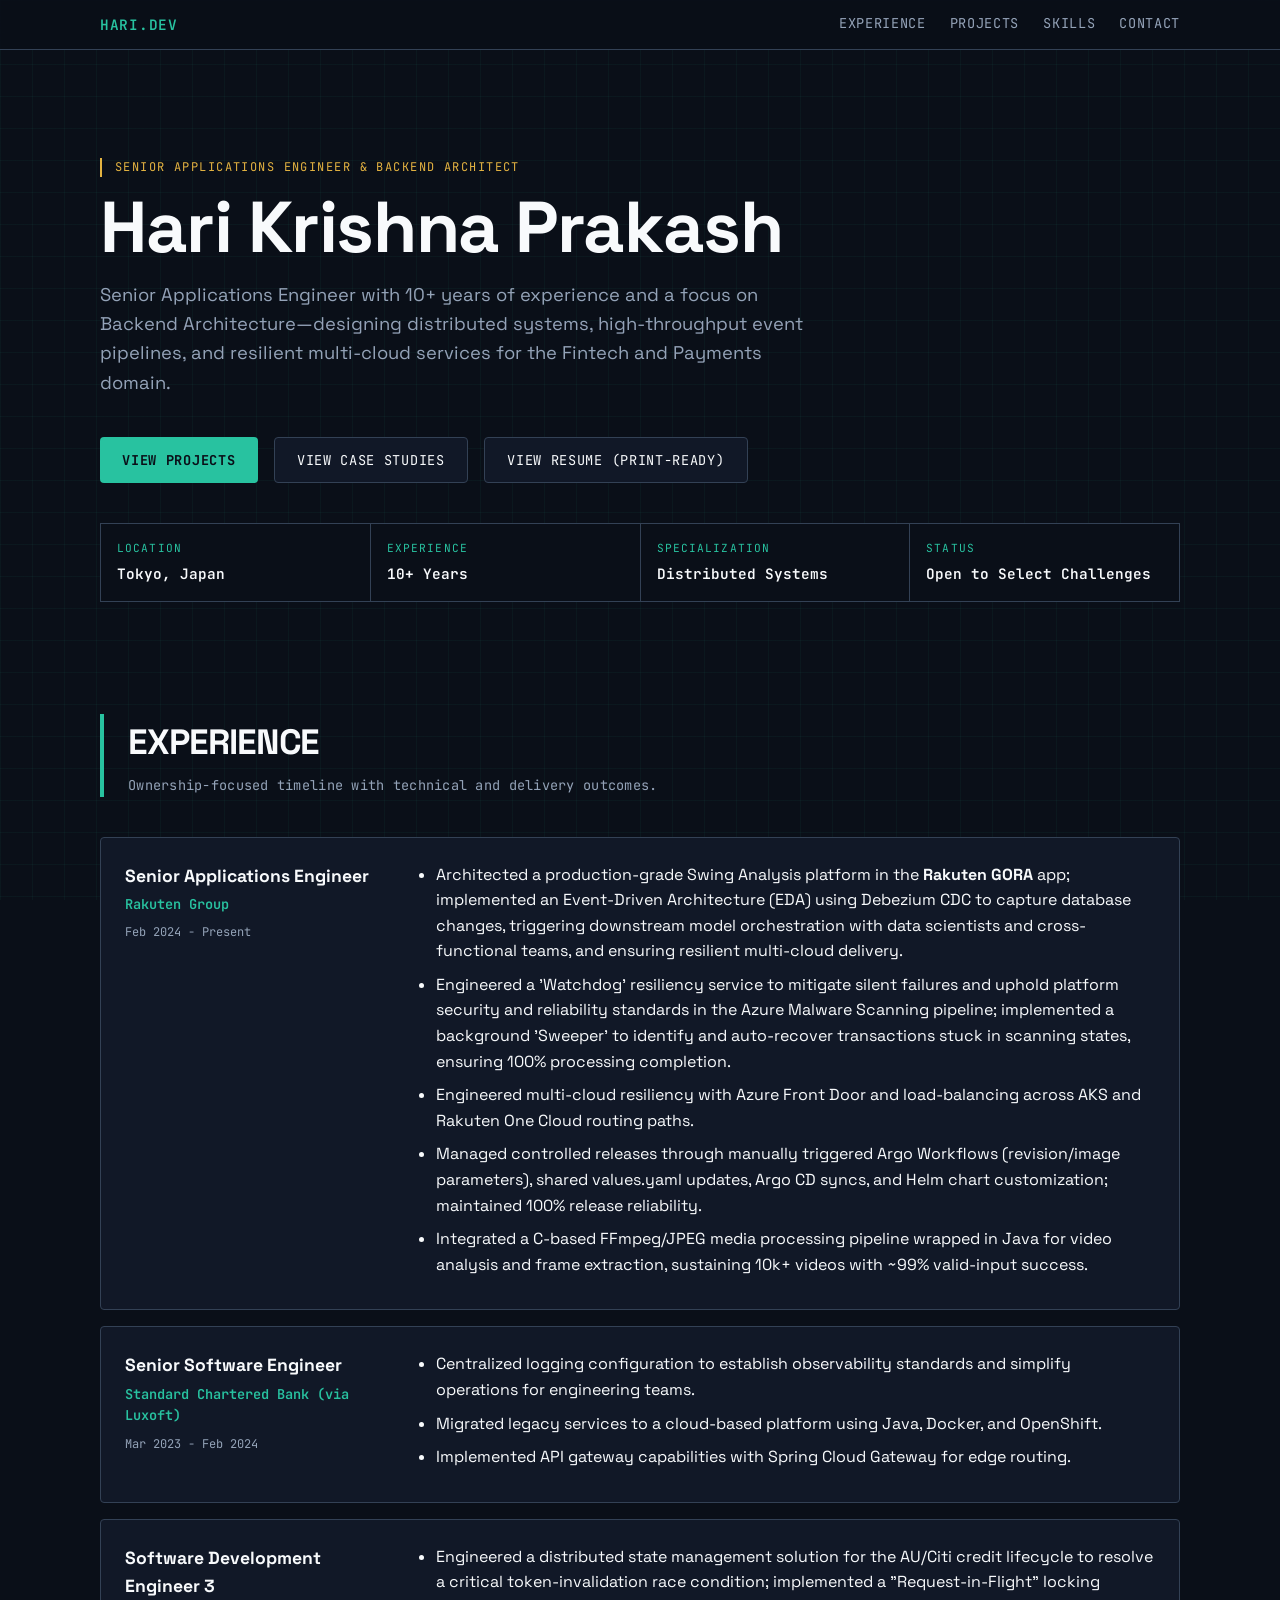
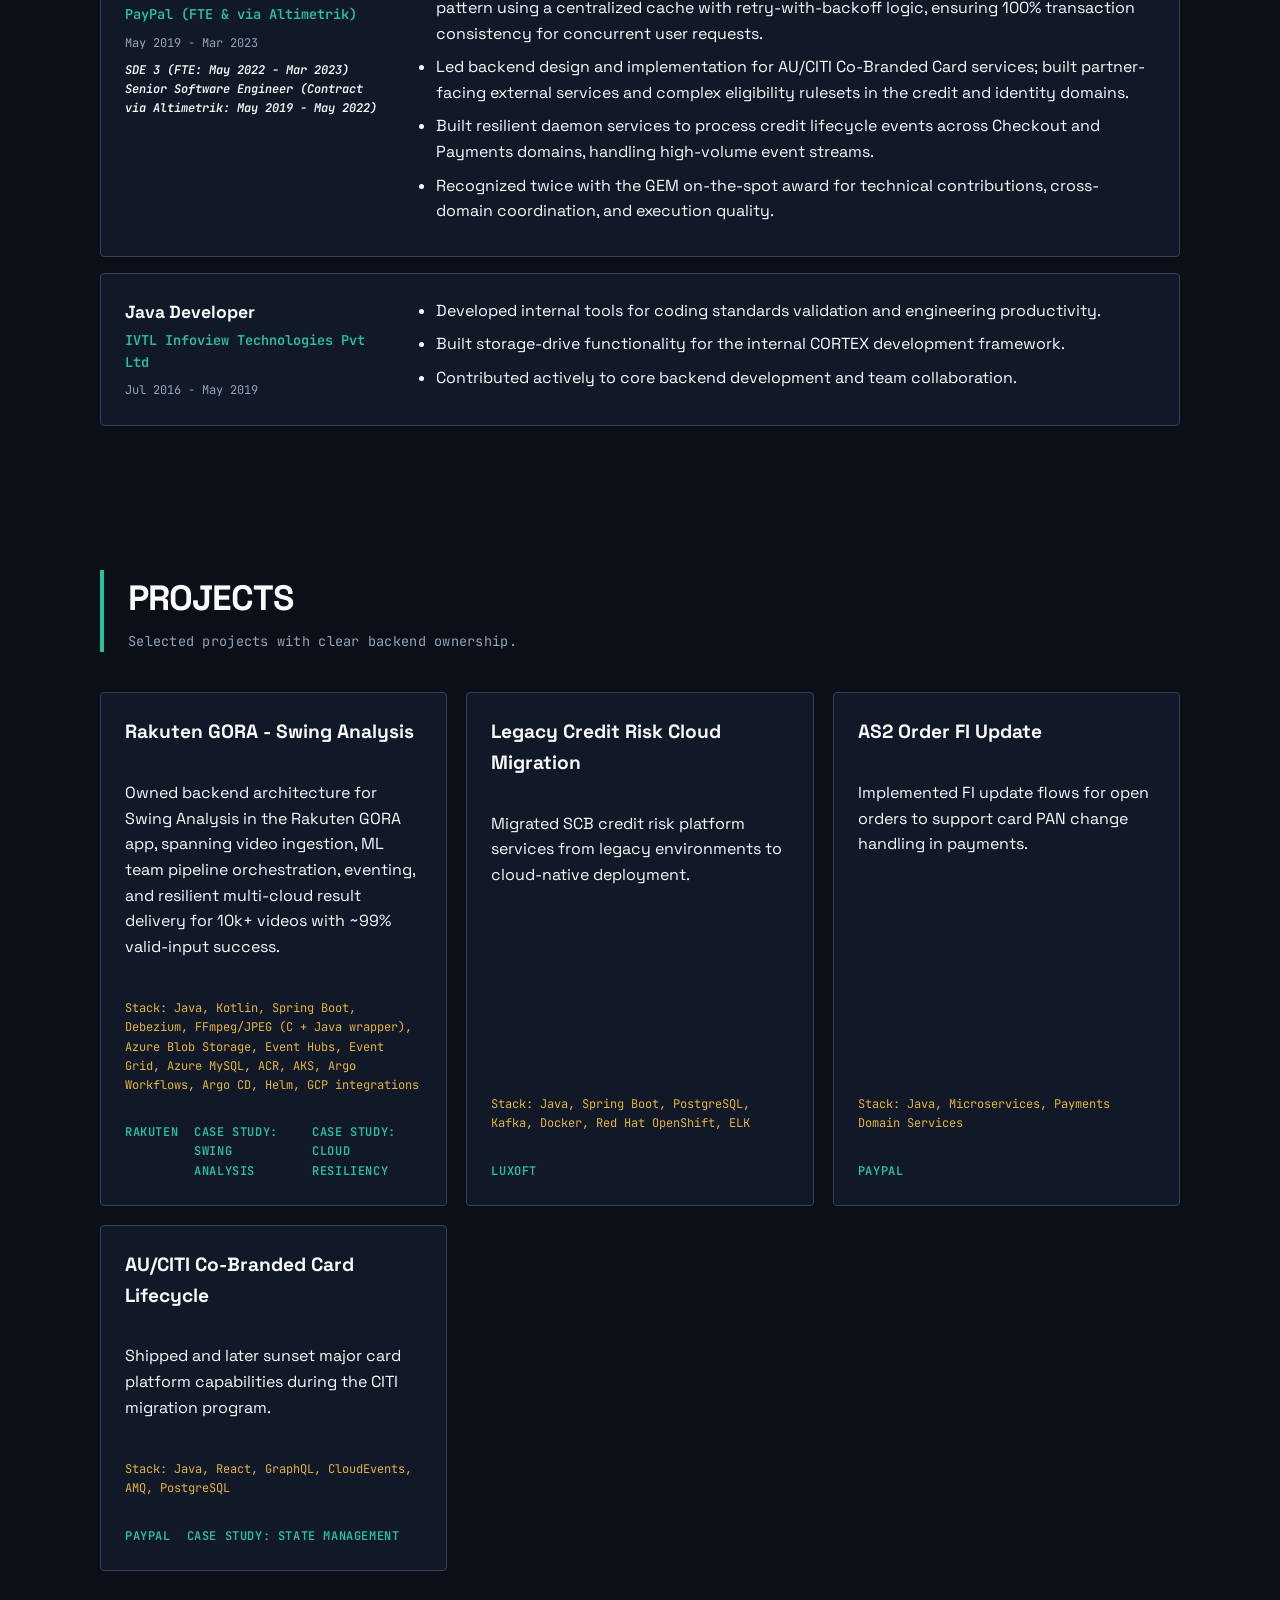
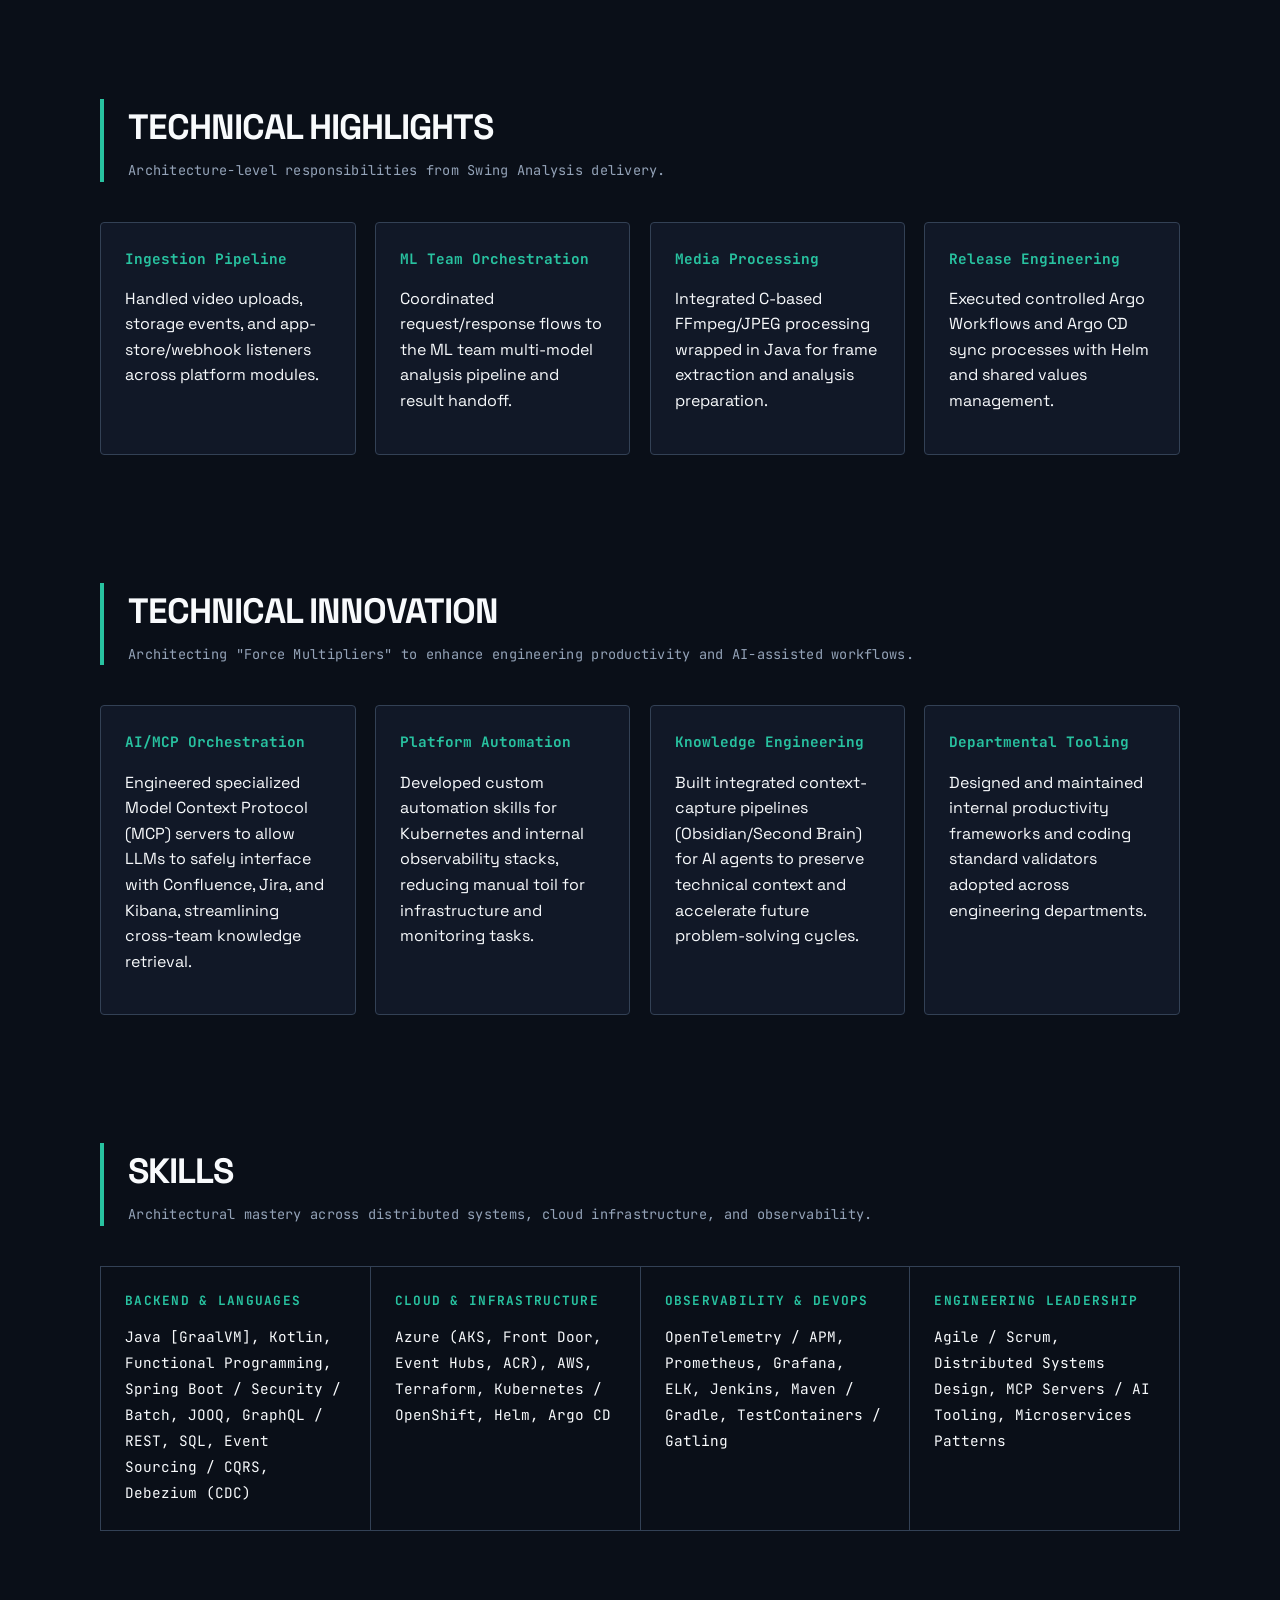
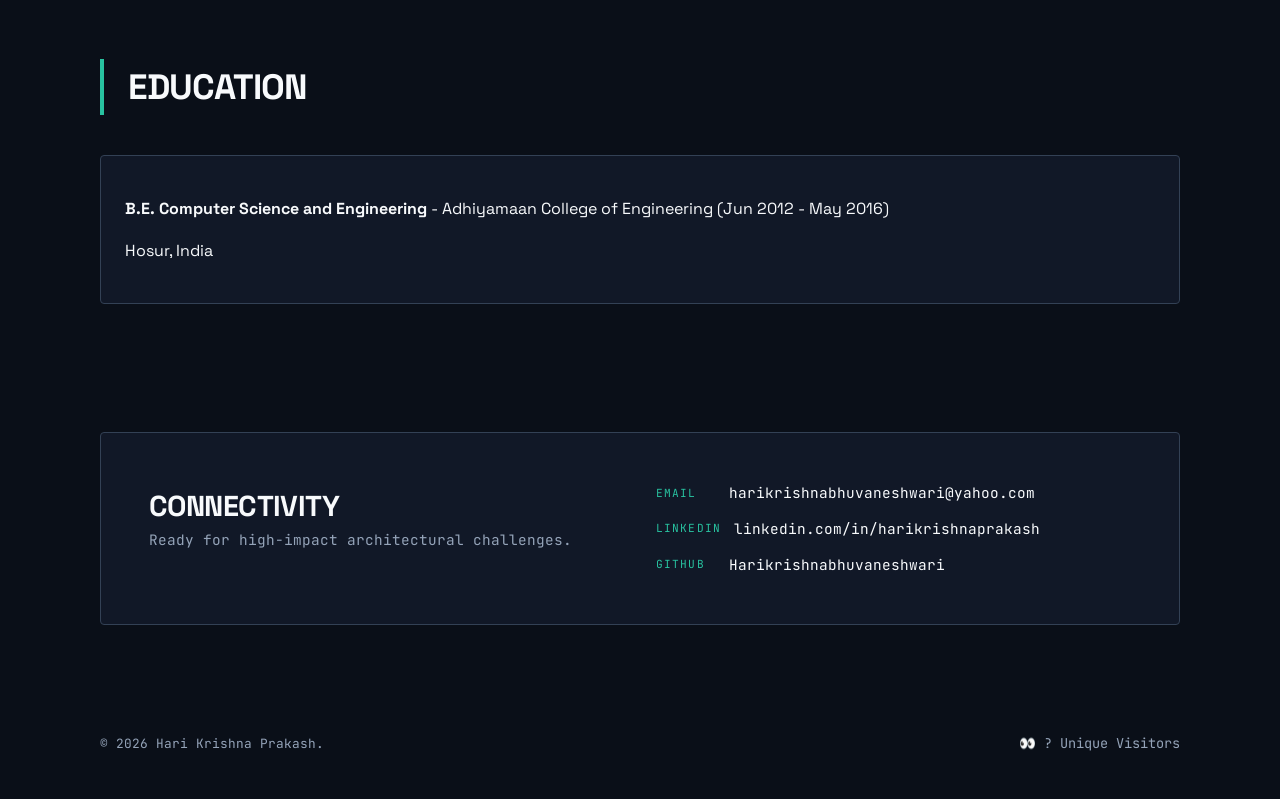
<file: index.html>
<!doctype html>
<html lang="en">
  <head>
    <meta charset="UTF-8" />
    <meta name="viewport" content="width=device-width, initial-scale=1.0" />
    <title>Hari Krishna Prakash | Senior Applications Engineer & Architect</title>
    <meta
      name="description"
      content="Senior Applications Engineer & Backend Architect specializing in distributed systems and resilient multi-cloud services."
    />
    <link rel="preconnect" href="https://fonts.googleapis.com" />
    <link rel="preconnect" href="https://fonts.gstatic.com" crossorigin />
    <link
      href="https://fonts.googleapis.com/css2?family=Space+Grotesk:wght@400;500;700&family=JetBrains+Mono:wght@400;600&display=swap"
      rel="stylesheet"
    />
    <link rel="stylesheet" href="assets/css/styles.css" />
  </head>
  <body>
    <div class="bg-grid" aria-hidden="true"></div>

    <header class="site-header">
      <div class="container nav-wrap">
        <a href="#top" class="brand">HARI.dev</a>
        <nav>
          <a href="#experience">Experience</a>
          <a href="#projects">Projects</a>
          <a href="#skills">Skills</a>
          <a href="#contact">Contact</a>
        </nav>
      </div>
    </header>

    <main id="top" class="container">
      <section class="hero reveal">
        <p class="kicker">Senior Applications Engineer & Backend Architect</p>
        <h1>Hari Krishna Prakash</h1>
        <p class="lede">
          Senior Applications Engineer with 10+ years of experience and a focus on Backend Architecture—designing distributed systems,
          high-throughput event pipelines, and resilient multi-cloud services for the Fintech and Payments domain.
        </p>
        <div class="hero-actions">
          <a class="btn primary" href="#projects">View Projects</a>
          <a class="btn" href="#projects">View Case Studies</a>
          <a class="btn" href="pages/resume-paper.html" target="_blank">View Resume (Print-Ready)</a>
        </div>
        <ul class="meta-list">
          <li><span>Location</span><strong>Tokyo, Japan</strong></li>
          <li><span>Experience</span><strong>10+ Years</strong></li>
          <li><span>Specialization</span><strong>Distributed Systems</strong></li>
          <li><span>Status</span><strong>Open to Select Challenges</strong></li>
        </ul>
      </section>

      <section id="experience" class="section reveal">
        <div class="section-head">
          <h2>Experience</h2>
          <p>Ownership-focused timeline with technical and delivery outcomes.</p>
        </div>

        <article class="timeline-item">
          <div class="timeline-meta">
            <h3>Senior Applications Engineer</h3>
            <p>Rakuten Group</p>
            <time>Feb 2024 - Present</time>
          </div>
          <ul>
            <li>Architected a production-grade Swing Analysis platform in the <strong>Rakuten GORA</strong> app; implemented an Event-Driven Architecture (EDA) using Debezium CDC to capture database changes, triggering downstream model orchestration with data scientists and cross-functional teams, and ensuring resilient multi-cloud delivery.</li>
            <li>Engineered a 'Watchdog' resiliency service to mitigate silent failures and uphold platform security and reliability standards in the Azure Malware Scanning pipeline; implemented a background 'Sweeper' to identify and auto-recover transactions stuck in scanning states, ensuring 100% processing completion.</li>
            <li>Engineered multi-cloud resiliency with Azure Front Door and load-balancing across AKS and Rakuten One Cloud routing paths.</li>
            <li>Managed controlled releases through manually triggered Argo Workflows (revision/image parameters), shared values.yaml updates, Argo CD syncs, and Helm chart customization; maintained 100% release reliability.</li>
            <li>Integrated a C-based FFmpeg/JPEG media processing pipeline wrapped in Java for video analysis and frame extraction, sustaining 10k+ videos with ~99% valid-input success.</li>
          </ul>
        </article>

        <article class="timeline-item">
          <div class="timeline-meta">
            <h3>Senior Software Engineer</h3>
            <p>Standard Chartered Bank (via Luxoft)</p>
            <time>Mar 2023 - Feb 2024</time>
          </div>
          <ul>
            <li>Centralized logging configuration to establish observability standards and simplify operations for engineering teams.</li>
            <li>Migrated legacy services to a cloud-based platform using Java, Docker, and OpenShift.</li>
            <li>Implemented API gateway capabilities with Spring Cloud Gateway for edge routing.</li>
          </ul>
        </article>

        <article class="timeline-item">
          <div class="timeline-meta">
            <h3>Software Development Engineer 3</h3>
            <p>PayPal (FTE & via Altimetrik)</p>
            <time>May 2019 - Mar 2023</time>
            <p class="role-context" style="font-size: 0.75rem; color: var(--light-text); margin-top: 0.5rem; margin-bottom: 0; font-style: italic;">SDE 3 (FTE: May 2022 - Mar 2023)<br>Senior Software Engineer (Contract via Altimetrik: May 2019 - May 2022)</p>
          </div>
          <ul>
            <li>Engineered a distributed state management solution for the AU/Citi credit lifecycle to resolve a critical token-invalidation race condition; implemented a "Request-in-Flight" locking pattern using a centralized cache with retry-with-backoff logic, ensuring 100% transaction consistency for concurrent user requests.</li>
            <li>Led backend design and implementation for AU/CITI Co-Branded Card services; built partner-facing external services and complex eligibility rulesets in the credit and identity domains.</li>
            <li>Built resilient daemon services to process credit lifecycle events across Checkout and Payments domains, handling high-volume event streams.</li>
            <li>Recognized twice with the GEM on-the-spot award for technical contributions, cross-domain coordination, and execution quality.</li>
          </ul>
        </article>

        <article class="timeline-item">
          <div class="timeline-meta">
            <h3>Java Developer</h3>
            <p>IVTL Infoview Technologies Pvt Ltd</p>
            <time>Jul 2016 - May 2019</time>
          </div>
          <ul>
            <li>Developed internal tools for coding standards validation and engineering productivity.</li>
            <li>Built storage-drive functionality for the internal CORTEX development framework.</li>
            <li>Contributed actively to core backend development and team collaboration.</li>
          </ul>
        </article>
      </section>

      <section id="projects" class="section reveal">
        <div class="section-head">
          <h2>Projects</h2>
          <p>Selected projects with clear backend ownership.</p>
        </div>

        <div class="project-grid">
          <article class="project-card">
            <h3>Rakuten GORA - Swing Analysis</h3>
            <p>Owned backend architecture for Swing Analysis in the Rakuten GORA app, spanning video ingestion, ML team pipeline orchestration, eventing, and resilient multi-cloud result delivery for 10k+ videos with ~99% valid-input success.</p>
            <p class="stack">Stack: Java, Kotlin, Spring Boot, Debezium, FFmpeg/JPEG (C + Java wrapper), Azure Blob Storage, Event Hubs, Event Grid, Azure MySQL, ACR, AKS, Argo Workflows, Argo CD, Helm, GCP integrations</p>
            <div class="project-links">
              <a href="https://global.rakuten.com/corp/" target="_blank" rel="noopener" aria-label="Rakuten corporate website">Rakuten</a>
              <a href="case-studies/swing-analysis.html" aria-label="Swing Analysis case study">Case Study: Swing Analysis</a>
              <a href="case-studies/azure-resiliency.html" aria-label="Watchdog Resiliency case study">Case Study: Cloud Resiliency</a>
            </div>
          </article>

          <article class="project-card">
            <h3>Legacy Credit Risk Cloud Migration</h3>
            <p>Migrated SCB credit risk platform services from legacy environments to cloud-native deployment.</p>
            <p class="stack">Stack: Java, Spring Boot, PostgreSQL, Kafka, Docker, Red Hat OpenShift, ELK</p>
            <div class="project-links">
              <a href="https://www.luxoft.com/" target="_blank" rel="noopener" aria-label="Luxoft website">Luxoft</a>
            </div>
          </article>

          <article class="project-card">
            <h3>AS2 Order FI Update</h3>
            <p>Implemented FI update flows for open orders to support card PAN change handling in payments.</p>
            <p class="stack">Stack: Java, Microservices, Payments Domain Services</p>
            <div class="project-links">
              <a href="https://www.paypal.com/" target="_blank" rel="noopener" aria-label="PayPal website">PayPal</a>
            </div>
          </article>

          <article class="project-card">
            <h3>AU/CITI Co-Branded Card Lifecycle</h3>
            <p>Shipped and later sunset major card platform capabilities during the CITI migration program.</p>
            <p class="stack">Stack: Java, React, GraphQL, CloudEvents, AMQ, PostgreSQL</p>
            <div class="project-links">
              <a href="https://www.paypal.com/" target="_blank" rel="noopener" aria-label="PayPal website">PayPal</a>
              <a href="case-studies/paypal-state-management.html" aria-label="Distributed State Management case study">Case Study: State Management</a>
            </div>
          </article>
        </div>
      </section>

      <section class="section reveal" id="highlights">
        <div class="section-head">
          <h2>Technical Highlights</h2>
          <p>Architecture-level responsibilities from Swing Analysis delivery.</p>
        </div>
        <div class="highlights-grid">
          <article>
            <h3>Ingestion Pipeline</h3>
            <p>Handled video uploads, storage events, and app-store/webhook listeners across platform modules.</p>
          </article>
          <article>
            <h3>ML Team Orchestration</h3>
            <p>Coordinated request/response flows to the ML team multi-model analysis pipeline and result handoff.</p>
          </article>
          <article>
            <h3>Media Processing</h3>
            <p>Integrated C-based FFmpeg/JPEG processing wrapped in Java for frame extraction and analysis preparation.</p>
          </article>
          <article>
            <h3>Release Engineering</h3>
            <p>Executed controlled Argo Workflows and Argo CD sync processes with Helm and shared values management.</p>
          </article>
        </div>
      </section>

      <section class="section reveal" id="innovation">
        <div class="section-head">
          <h2>Technical Innovation</h2>
          <p>Architecting "Force Multipliers" to enhance engineering productivity and AI-assisted workflows.</p>
        </div>
        <div class="highlights-grid">
          <article>
            <h3>AI/MCP Orchestration</h3>
            <p>Engineered specialized Model Context Protocol (MCP) servers to allow LLMs to safely interface with Confluence, Jira, and Kibana, streamlining cross-team knowledge retrieval.</p>
          </article>
          <article>
            <h3>Platform Automation</h3>
            <p>Developed custom automation skills for Kubernetes and internal observability stacks, reducing manual toil for infrastructure and monitoring tasks.</p>
          </article>
          <article>
            <h3>Knowledge Engineering</h3>
            <p>Built integrated context-capture pipelines (Obsidian/Second Brain) for AI agents to preserve technical context and accelerate future problem-solving cycles.</p>
          </article>
          <article>
            <h3>Departmental Tooling</h3>
            <p>Designed and maintained internal productivity frameworks and coding standard validators adopted across engineering departments.</p>
          </article>
        </div>
      </section>

      <section id="skills" class="section reveal">
        <div class="section-head">
          <h2>Skills</h2>
          <p>Architectural mastery across distributed systems, cloud infrastructure, and observability.</p>
        </div>

        <div class="skills-grid">
          <article>
            <h3>Backend & Languages</h3>
            <p>Java [GraalVM], Kotlin, Functional Programming, Spring Boot / Security / Batch, JOOQ, GraphQL / REST, SQL, Event Sourcing / CQRS, Debezium (CDC)</p>
          </article>
          <article>
            <h3>Cloud & Infrastructure</h3>
            <p>Azure (AKS, Front Door, Event Hubs, ACR), AWS, Terraform, Kubernetes / OpenShift, Helm, Argo CD</p>
          </article>
          <article>
            <h3>Observability & DevOps</h3>
            <p>OpenTelemetry / APM, Prometheus, Grafana, ELK, Jenkins, Maven / Gradle, TestContainers / Gatling</p>
          </article>
          <article>
            <h3>Engineering Leadership</h3>
            <p>Agile / Scrum, Distributed Systems Design, MCP Servers / AI Tooling, Microservices Patterns</p>
          </article>
        </div>
      </section>

      <section class="section reveal">
        <div class="section-head">
          <h2>Education</h2>
        </div>
        <div class="edu-card">
          <p><strong>B.E. Computer Science and Engineering</strong> - Adhiyamaan College of Engineering (Jun 2012 - May 2016)</p>
          <p>Hosur, India</p>
        </div>
      </section>

      <section id="contact" class="section reveal">
        <div class="contact">
          <div>
            <h2>Connectivity</h2>
            <p style="color: var(--muted); font-size: 0.9rem; margin-top: 0.5rem; font-family: var(--mono);">Ready for high-impact architectural challenges.</p>
          </div>
          <div class="contact-grid">
            <a href="mailto:harikrishnabhuvaneshwari@yahoo.com" class="contact-link">
              <span>Email</span> harikrishnabhuvaneshwari@yahoo.com
            </a>
            <a href="https://linkedin.com/in/harikrishnaprakash" target="_blank" rel="noopener" class="contact-link">
              <span>LinkedIn</span> linkedin.com/in/harikrishnaprakash
            </a>
            <a href="https://github.com/Harikrishnabhuvaneshwari" target="_blank" rel="noopener" class="contact-link">
              <span>GitHub</span> Harikrishnabhuvaneshwari
            </a>
          </div>
        </div>
      </section>
    </main>

    <footer class="site-footer">
      <div class="container" style="display: flex; justify-content: space-between; align-items: center; flex-wrap: wrap; gap: 1rem;">
        <p>&copy; <span id="year"></span> Hari Krishna Prakash.</p>
        <p style="margin: 0; color: var(--muted); font-family: var(--mono); font-size: 0.85rem;">👀 <span id="stats">...</span> Unique Visitors</p>
      </div>
    </footer>

    <script data-goatcounter="https://hkpdev.goatcounter.com/count" async src="//gc.zgo.at/count.js"></script>
    <script src="assets/js/script.js"></script>
  </body>
</html>
</file>
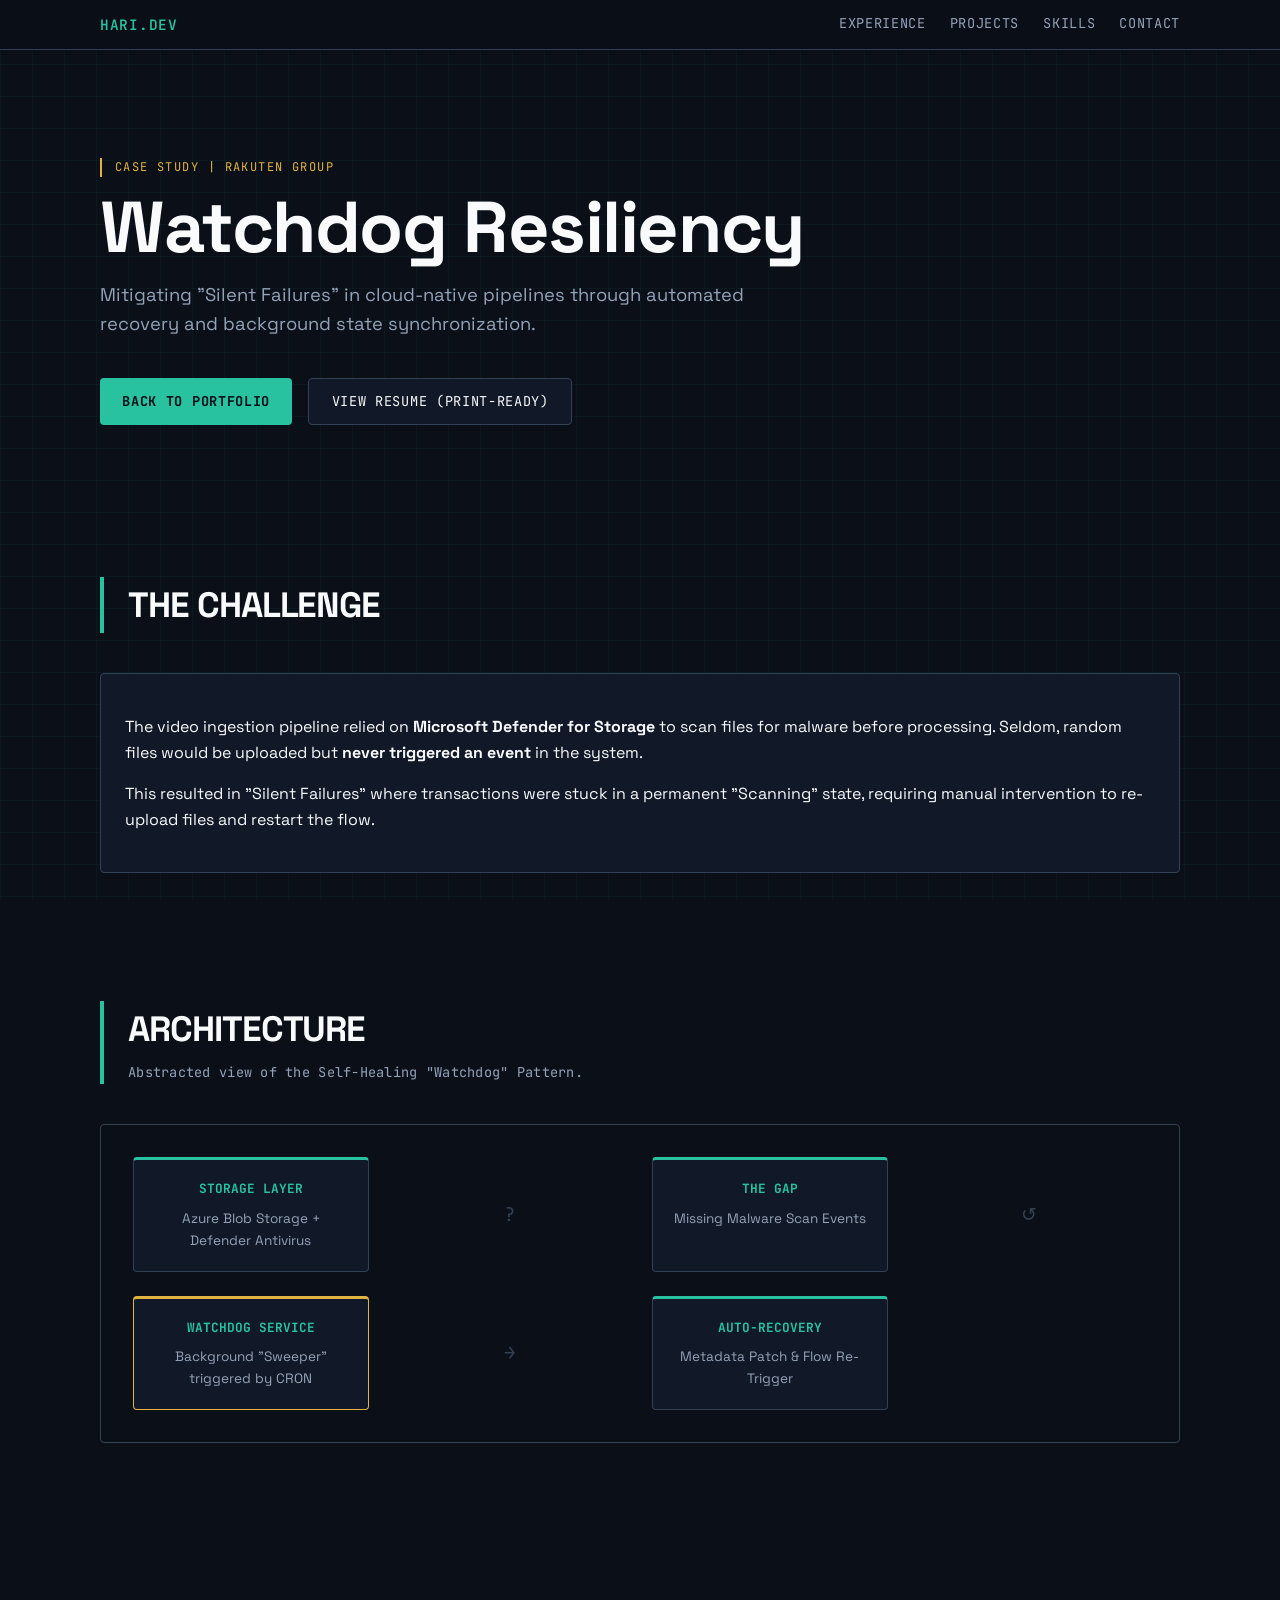
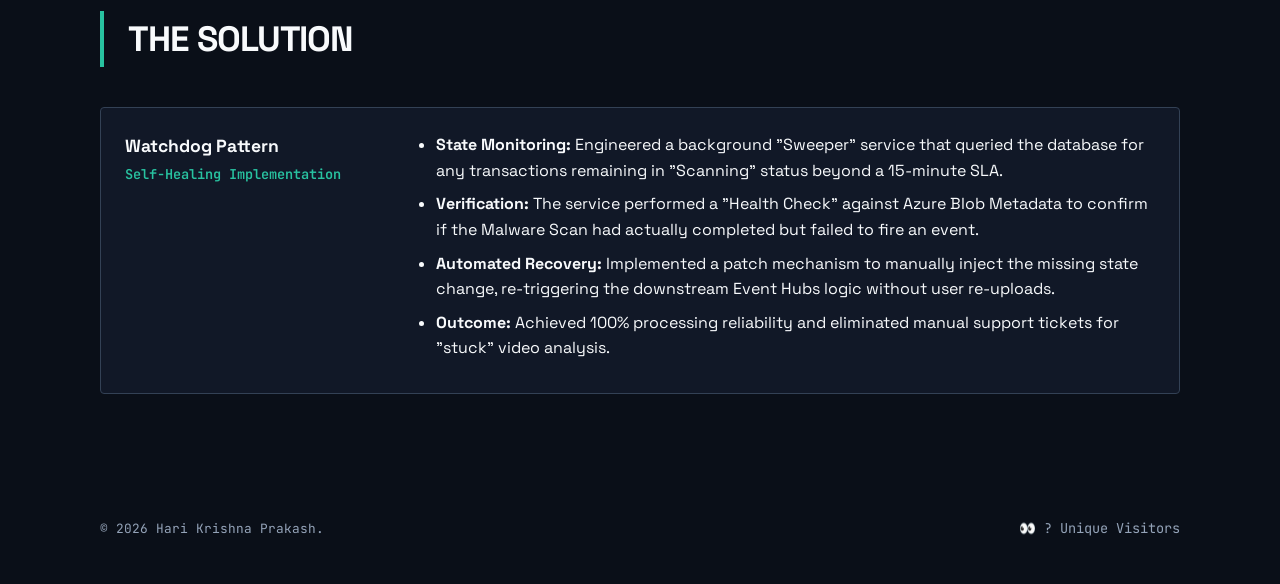
<file: azure-resiliency.html>
<!doctype html>
<html lang="en">
  <head>
    <meta charset="UTF-8" />
    <meta name="viewport" content="width=device-width, initial-scale=1.0" />
    <title>Cloud Resiliency Architecture | Hari Krishna Prakash</title>
    <meta
      name="description"
      content="Architecture case study of the Watchdog Resiliency service for Azure Malware Scanning by Hari Krishna Prakash."
    />
    <link rel="preconnect" href="https://fonts.googleapis.com" />
    <link rel="preconnect" href="https://fonts.gstatic.com" crossorigin />
    <link
      href="https://fonts.googleapis.com/css2?family=Space+Grotesk:wght@400;500;700&family=JetBrains+Mono:wght@400;600&display=swap"
      rel="stylesheet"
    />
    <link rel="stylesheet" href="styles.css" />
  </head>
  <body>
    <div class="bg-grid" aria-hidden="true"></div>

    <header class="site-header">
      <div class="container nav-wrap">
        <a href="index.html" class="brand">HARI.dev</a>
        <nav>
          <a href="index.html#experience">Experience</a>
          <a href="index.html#projects">Projects</a>
          <a href="index.html#skills">Skills</a>
          <a href="index.html#contact">Contact</a>
        </nav>
      </div>
    </header>

    <main class="container">
      <section class="hero reveal">
        <p class="kicker">Case Study | Rakuten Group</p>
        <h1>Watchdog Resiliency</h1>
        <p class="lede">
          Mitigating "Silent Failures" in cloud-native pipelines through automated 
          recovery and background state synchronization.
        </p>
        <div class="hero-actions">
          <a class="btn primary" href="index.html">Back to Portfolio</a>
          <a class="btn" href="resume-paper.html" target="_blank">View Resume (Print-Ready)</a>
        </div>
      </section>

      <section class="section reveal">
        <div class="section-head">
          <h2>The Challenge</h2>
        </div>
        <div class="edu-card">
          <p>
            The video ingestion pipeline relied on <strong>Microsoft Defender for Storage</strong> to scan files for malware before processing. Seldom, random files would be uploaded but <strong>never triggered an event</strong> in the system. 
          </p>
          <p style="margin-top: 1rem;">
            This resulted in "Silent Failures" where transactions were stuck in a permanent "Scanning" state, requiring manual intervention to re-upload files and restart the flow.
          </p>
        </div>
      </section>

      <section class="section reveal">
        <div class="section-head">
          <h2>Architecture</h2>
          <p>Abstracted view of the Self-Healing "Watchdog" Pattern.</p>
        </div>

        <div class="arch-diagram">
          <div class="arch-box">
            <h4>Storage Layer</h4>
            <p>Azure Blob Storage + Defender Antivirus</p>
          </div>
          <div class="arch-arrow">?</div>
          <div class="arch-box">
            <h4>The Gap</h4>
            <p>Missing Malware Scan Events</p>
          </div>
          <div class="arch-arrow">↺</div>
          <div class="arch-box" style="border-color: #e3b341;">
            <h4>Watchdog Service</h4>
            <p>Background "Sweeper" triggered by CRON</p>
          </div>
          <div class="arch-arrow">→</div>
          <div class="arch-box">
            <h4>Auto-Recovery</h4>
            <p>Metadata Patch & Flow Re-Trigger</p>
          </div>
        </div>
      </section>

      <section class="section reveal">
        <div class="section-head">
          <h2>The Solution</h2>
        </div>
        <article class="timeline-item">
          <div class="timeline-meta">
            <h3>Watchdog Pattern</h3>
            <p>Self-Healing Implementation</p>
          </div>
          <ul>
            <li><strong>State Monitoring:</strong> Engineered a background "Sweeper" service that queried the database for any transactions remaining in "Scanning" status beyond a 15-minute SLA.</li>
            <li><strong>Verification:</strong> The service performed a "Health Check" against Azure Blob Metadata to confirm if the Malware Scan had actually completed but failed to fire an event.</li>
            <li><strong>Automated Recovery:</strong> Implemented a patch mechanism to manually inject the missing state change, re-triggering the downstream Event Hubs logic without user re-uploads.</li>
            <li><strong>Outcome:</strong> Achieved 100% processing reliability and eliminated manual support tickets for "stuck" video analysis.</li>
          </ul>
        </article>
      </section>
    </main>

    <footer class="site-footer">
      <div class="container" style="display: flex; justify-content: space-between; align-items: center; flex-wrap: wrap; gap: 1rem;">
        <p>&copy; <span id="year"></span> Hari Krishna Prakash.</p>
        <p style="margin: 0; color: var(--muted); font-family: var(--mono); font-size: 0.85rem;">👀 <span id="stats">...</span> Unique Visitors</p>
      </div>
    </footer>

    <script data-goatcounter="https://hkpdev.goatcounter.com/count" async src="//gc.zgo.at/count.js"></script>
    <script src="script.js"></script>
  </body>
</html>
</file>
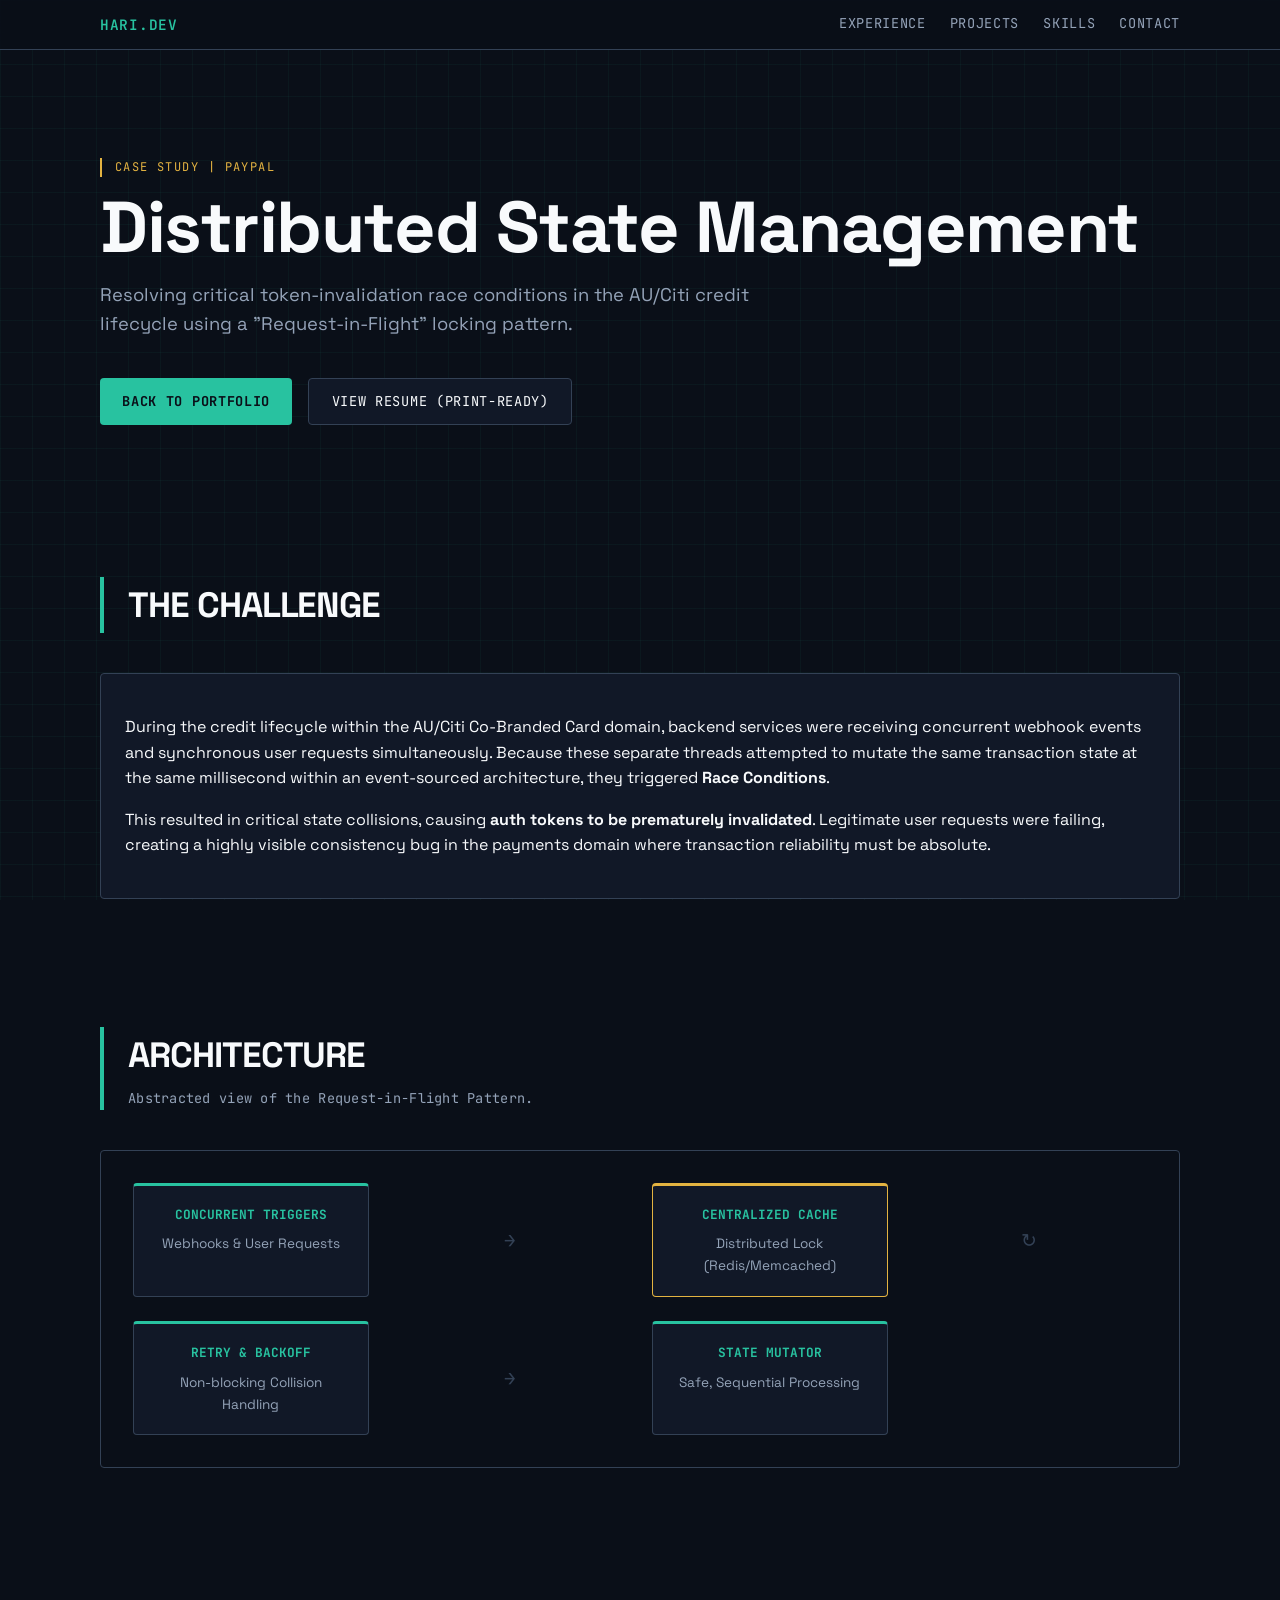
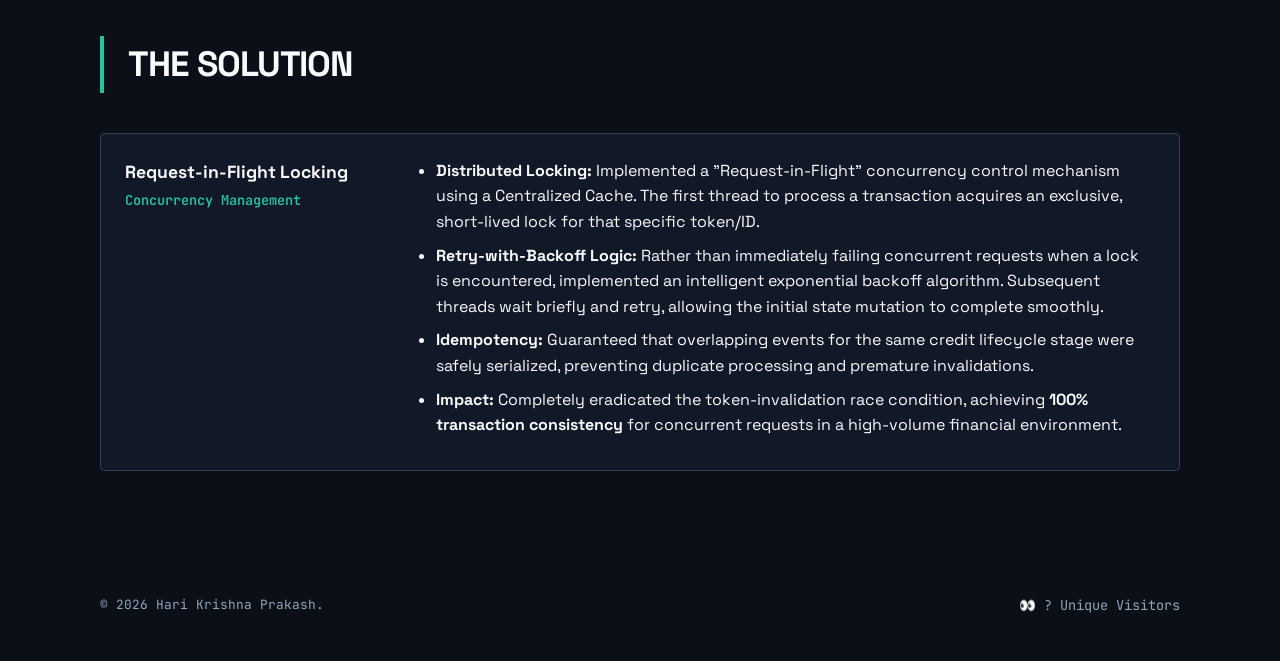
<file: paypal-state-management.html>
<!doctype html>
<html lang="en">
  <head>
    <meta charset="UTF-8" />
    <meta name="viewport" content="width=device-width, initial-scale=1.0" />
    <title>Distributed State Management | Hari Krishna Prakash</title>
    <meta
      name="description"
      content="Architecture case study of Distributed State Management to resolve token-invalidation race conditions at PayPal by Hari Krishna Prakash."
    />
    <link rel="preconnect" href="https://fonts.googleapis.com" />
    <link rel="preconnect" href="https://fonts.gstatic.com" crossorigin />
    <link
      href="https://fonts.googleapis.com/css2?family=Space+Grotesk:wght@400;500;700&family=JetBrains+Mono:wght@400;600&display=swap"
      rel="stylesheet"
    />
    <link rel="stylesheet" href="styles.css" />
  </head>
  <body>
    <div class="bg-grid" aria-hidden="true"></div>

    <header class="site-header">
      <div class="container nav-wrap">
        <a href="index.html" class="brand">HARI.dev</a>
        <nav>
          <a href="index.html#experience">Experience</a>
          <a href="index.html#projects">Projects</a>
          <a href="index.html#skills">Skills</a>
          <a href="index.html#contact">Contact</a>
        </nav>
      </div>
    </header>

    <main class="container">
      <section class="hero reveal">
        <p class="kicker">Case Study | PayPal</p>
        <h1>Distributed State Management</h1>
        <p class="lede">
          Resolving critical token-invalidation race conditions in the AU/Citi credit lifecycle using a "Request-in-Flight" locking pattern.
        </p>
        <div class="hero-actions">
          <a class="btn primary" href="index.html">Back to Portfolio</a>
          <a class="btn" href="resume-paper.html" target="_blank">View Resume (Print-Ready)</a>
        </div>
      </section>

      <section class="section reveal">
        <div class="section-head">
          <h2>The Challenge</h2>
        </div>
        <div class="edu-card">
          <p>
            During the credit lifecycle within the AU/Citi Co-Branded Card domain, backend services were receiving concurrent webhook events and synchronous user requests simultaneously. Because these separate threads attempted to mutate the same transaction state at the same millisecond within an event-sourced architecture, they triggered <strong>Race Conditions</strong>.
          </p>
          <p style="margin-top: 1rem;">
            This resulted in critical state collisions, causing <strong>auth tokens to be prematurely invalidated</strong>. Legitimate user requests were failing, creating a highly visible consistency bug in the payments domain where transaction reliability must be absolute.
          </p>
        </div>
      </section>

      <section class="section reveal">
        <div class="section-head">
          <h2>Architecture</h2>
          <p>Abstracted view of the Request-in-Flight Pattern.</p>
        </div>

        <div class="arch-diagram">
          <div class="arch-box">
            <h4>Concurrent Triggers</h4>
            <p>Webhooks & User Requests</p>
          </div>
          <div class="arch-arrow">→</div>
          <div class="arch-box" style="border-color: #e3b341;">
            <h4>Centralized Cache</h4>
            <p>Distributed Lock (Redis/Memcached)</p>
          </div>
          <div class="arch-arrow">↻</div>
          <div class="arch-box">
            <h4>Retry & Backoff</h4>
            <p>Non-blocking Collision Handling</p>
          </div>
          <div class="arch-arrow">→</div>
          <div class="arch-box">
            <h4>State Mutator</h4>
            <p>Safe, Sequential Processing</p>
          </div>
        </div>
      </section>

      <section class="section reveal">
        <div class="section-head">
          <h2>The Solution</h2>
        </div>
        <article class="timeline-item">
          <div class="timeline-meta">
            <h3>Request-in-Flight Locking</h3>
            <p>Concurrency Management</p>
          </div>
          <ul>
            <li><strong>Distributed Locking:</strong> Implemented a "Request-in-Flight" concurrency control mechanism using a Centralized Cache. The first thread to process a transaction acquires an exclusive, short-lived lock for that specific token/ID.</li>
            <li><strong>Retry-with-Backoff Logic:</strong> Rather than immediately failing concurrent requests when a lock is encountered, implemented an intelligent exponential backoff algorithm. Subsequent threads wait briefly and retry, allowing the initial state mutation to complete smoothly.</li>
            <li><strong>Idempotency:</strong> Guaranteed that overlapping events for the same credit lifecycle stage were safely serialized, preventing duplicate processing and premature invalidations.</li>
            <li><strong>Impact:</strong> Completely eradicated the token-invalidation race condition, achieving <strong>100% transaction consistency</strong> for concurrent requests in a high-volume financial environment.</li>
          </ul>
        </article>
      </section>
    </main>

    <footer class="site-footer">
      <div class="container" style="display: flex; justify-content: space-between; align-items: center; flex-wrap: wrap; gap: 1rem;">
        <p>&copy; <span id="year"></span> Hari Krishna Prakash.</p>
        <p style="margin: 0; color: var(--muted); font-family: var(--mono); font-size: 0.85rem;">👀 <span id="stats">...</span> Unique Visitors</p>
      </div>
    </footer>

    <script data-goatcounter="https://hkpdev.goatcounter.com/count" async src="//gc.zgo.at/count.js"></script>
    <script src="script.js"></script>
  </body>
</html>
</file>
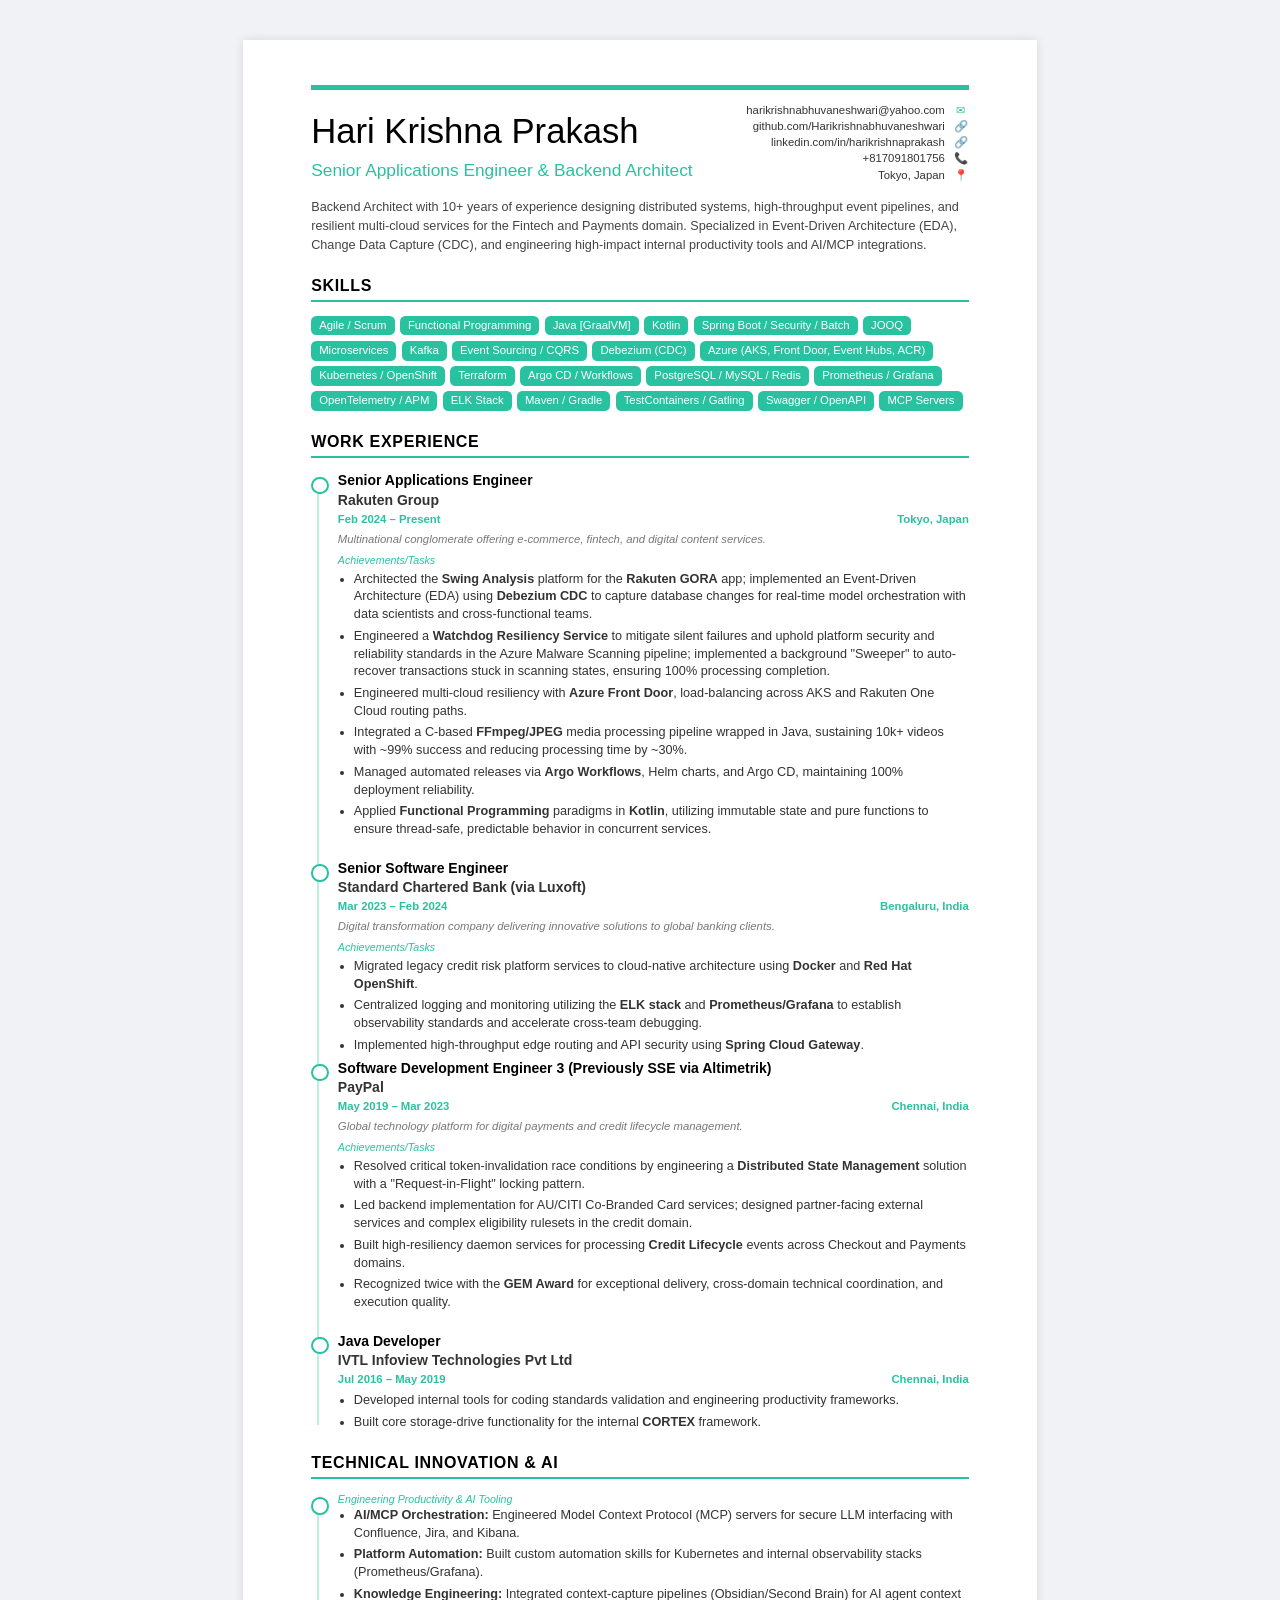
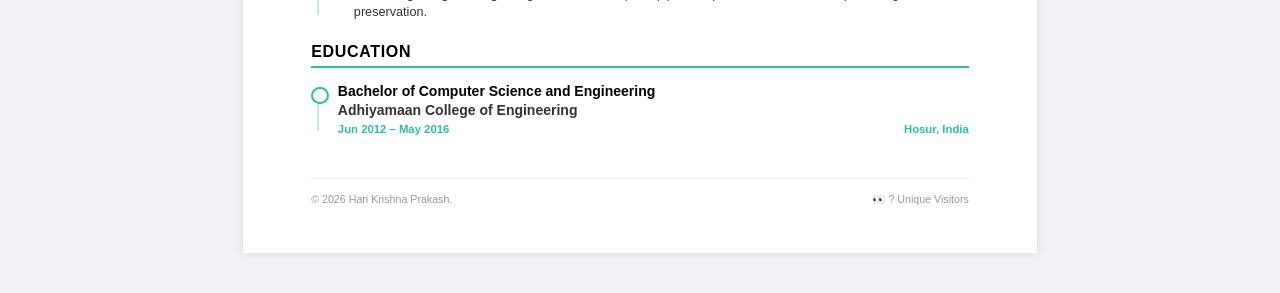
<file: resume-paper.html>
<!DOCTYPE html>
<html lang="en">
<head>
<meta charset="UTF-8">
<title>Hari Krishna Prakash - Resume</title>
<style>
  :root {
    --primary: #28c2a0;
    --text: #333333;
    --light-text: #666666;
    --bg: #ffffff;
    --line: #eeeeee;
  }
  
  * { box-sizing: border-box; -webkit-print-color-adjust: exact; color-adjust: exact; }

  body {
    font-family: 'Segoe UI', Roboto, Helvetica, Arial, sans-serif;
    color: var(--text);
    font-size: 9.5pt;
    line-height: 1.4;
    margin: 0;
    padding: 30pt 0;
    background: #f0f2f5;
  }

  .page {
    width: 210mm;
    min-height: 297mm;
    margin: 0 auto;
    padding: 12mm 18mm;
    background: white;
    box-shadow: 0 0 10px rgba(0,0,0,0.1);
    position: relative;
  }

  /* Header Section */
  .header {
    display: flex;
    justify-content: space-between;
    align-items: center;
    margin-bottom: 10pt;
    border-top: 4pt solid var(--primary);
    padding-top: 10pt;
  }

  .header-left {
    flex: 2;
  }

  .header-left h1 {
    font-size: 26pt;
    margin: 0;
    color: #000;
    font-weight: 500;
  }

  .header-left .title {
    font-size: 13pt;
    color: var(--primary);
    margin-top: 2pt;
    font-weight: 500;
  }

  .header-right {
    flex: 1;
    text-align: right;
    font-size: 8.5pt;
  }

  .contact-item {
    margin-bottom: 2pt;
    display: flex;
    justify-content: flex-end;
    align-items: center;
    gap: 6pt;
    line-height: 1.2;
  }

  .contact-item span {
    display: inline-block;
    width: 12pt;
    text-align: center;
    color: var(--primary);
  }

  .summary {
    margin-bottom: 12pt;
    font-size: 9.5pt;
    color: #444;
    line-height: 1.5;
    overflow-wrap: break-word;
  }

  /* Section Headers */
  h2 {
    font-size: 12pt;
    color: #000;
    text-transform: uppercase;
    border-bottom: 1.5pt solid var(--primary);
    padding-bottom: 2pt;
    margin: 15pt 0 10pt 0;
    font-weight: 700;
    letter-spacing: 0.5pt;
  }

  /* Skills Grid & Chips */
  .skills-group {
    display: flex;
    flex-wrap: wrap;
    gap: 4pt;
    margin-bottom: 15pt;
  }

  .skill-chip {
    background: var(--primary);
    color: white;
    padding: 1.5pt 6pt;
    border-radius: 4pt;
    font-size: 8.5pt;
    font-weight: 500;
    white-space: nowrap;
  }

  /* Timeline Styling */
  .timeline {
    position: relative;
    padding-left: 20pt;
  }

  .timeline::before {
    content: '';
    position: absolute;
    left: 4.5pt;
    top: 5pt;
    bottom: 5pt;
    width: 1.5pt;
    background: var(--primary);
    opacity: 0.3;
  }
.experience-item {
  position: relative;
  margin-bottom: 15pt;
  page-break-inside: auto;
}

.exp-header-wrap {
  page-break-inside: avoid;
  break-inside: avoid;
  margin-bottom: 2pt;
}

.experience-item::before {
    content: '';
    position: absolute;
    left: -20pt;
    top: 4pt;
    width: 10pt;
    height: 10pt;
    background: white;
    border: 2pt solid var(--primary);
    border-radius: 50%;
    z-index: 2;
  }

  .exp-title {
    font-weight: 700;
    font-size: 10.5pt;
    color: #000;
  }

  .exp-company {
    font-weight: 700;
    font-size: 10.5pt;
    color: #333;
    margin-bottom: 1pt;
  }

  .exp-meta {
    display: flex;
    justify-content: space-between;
    font-size: 8.5pt;
    color: var(--primary);
    font-weight: 600;
    margin-bottom: 3pt;
  }

  .exp-desc {
    font-style: italic;
    font-size: 8.5pt;
    color: #777;
    margin-bottom: 4pt;
  }

  ul {
    margin: 0;
    padding-left: 12pt;
  }

  li {
    margin-bottom: 3pt;
    font-size: 9.5pt;
    text-align: left;
    overflow-wrap: break-word;
    orphans: 2;
    widows: 2;
  }

  .achievement-label {
    font-size: 8pt;
    color: var(--primary);
    font-style: italic;
    margin-top: 2pt;
    display: block;
  }

  @media print {
    @page { 
      margin: 15mm 18mm; 
      size: A4 portrait; 
    }
    body { padding: 0; background: white; }
    .page { 
      margin: 0; 
      padding: 0; 
      box-shadow: none; 
      width: 100%; 
    }
  }
</style>
</head>
<body>
<div class="page">
  
  <div class="header">
    <div class="header-left">
      <h1>Hari Krishna Prakash</h1>
      <div class="title">Senior Applications Engineer & Backend Architect</div>
    </div>
    <div class="header-right">
      <div class="contact-item"><a href="mailto:harikrishnabhuvaneshwari@yahoo.com" style="color: inherit; text-decoration: none;">harikrishnabhuvaneshwari@yahoo.com</a> <span>&#9993;</span></div>
      <div class="contact-item"><a href="https://github.com/Harikrishnabhuvaneshwari" target="_blank" style="color: inherit; text-decoration: none;">github.com/Harikrishnabhuvaneshwari</a> <span>&#128279;</span></div>
      <div class="contact-item"><a href="https://linkedin.com/in/harikrishnaprakash" target="_blank" style="color: inherit; text-decoration: none;">linkedin.com/in/harikrishnaprakash</a> <span>&#128279;</span></div>
      <div class="contact-item">+817091801756 <span>&#128222;</span></div>
      <div class="contact-item">Tokyo, Japan <span>&#128205;</span></div>
    </div>
  </div>

  <div class="summary">
    Backend Architect with 10+ years of experience designing distributed systems, high-throughput event pipelines, and resilient multi-cloud services for the Fintech and Payments domain. Specialized in Event-Driven Architecture (EDA), Change Data Capture (CDC), and engineering high-impact internal productivity tools and AI/MCP integrations.
  </div>

  <section>
    <h2>Skills</h2>
    <div class="skills-group">
      <div class="skill-chip">Agile / Scrum</div>
      <div class="skill-chip">Functional Programming</div>
      <div class="skill-chip">Java [GraalVM]</div>
      <div class="skill-chip">Kotlin</div>
      <div class="skill-chip">Spring Boot / Security / Batch</div>
      <div class="skill-chip">JOOQ</div>
      <div class="skill-chip">Microservices</div>
      <div class="skill-chip">Kafka</div>
      <div class="skill-chip">Event Sourcing / CQRS</div>
      <div class="skill-chip">Debezium (CDC)</div>
      <div class="skill-chip">Azure (AKS, Front Door, Event Hubs, ACR)</div>
      <div class="skill-chip">Kubernetes / OpenShift</div>
      <div class="skill-chip">Terraform</div>
      <div class="skill-chip">Argo CD / Workflows</div>
      <div class="skill-chip">PostgreSQL / MySQL / Redis</div>
      <div class="skill-chip">Prometheus / Grafana</div>
      <div class="skill-chip">OpenTelemetry / APM</div>
      <div class="skill-chip">ELK Stack</div>
      <div class="skill-chip">Maven / Gradle</div>
      <div class="skill-chip">TestContainers / Gatling</div>
      <div class="skill-chip">Swagger / OpenAPI</div>
      <div class="skill-chip">MCP Servers</div>
    </div>
  </section>

  <section>
    <h2>Work Experience</h2>
    <div class="timeline">
      
      <div class="experience-item">
        <div class="exp-header-wrap">
          <div class="exp-title">Senior Applications Engineer</div>
          <div class="exp-company">Rakuten Group</div>
          <div class="exp-meta">
            <span>Feb 2024 &ndash; Present</span>
            <span>Tokyo, Japan</span>
          </div>
          <div class="exp-desc">Multinational conglomerate offering e-commerce, fintech, and digital content services.</div>
          <span class="achievement-label">Achievements/Tasks</span>
        </div>
        <ul>
          <li>Architected the <strong>Swing Analysis</strong> platform for the <strong>Rakuten GORA</strong> app; implemented an Event-Driven Architecture (EDA) using <strong>Debezium CDC</strong> to capture database changes for real-time model orchestration with data scientists and cross-functional teams.</li>
          <li>Engineered a <strong>Watchdog Resiliency Service</strong> to mitigate silent failures and uphold platform security and reliability standards in the Azure Malware Scanning pipeline; implemented a background "Sweeper" to auto-recover transactions stuck in scanning states, ensuring 100% processing completion.</li>
          <li>Engineered multi-cloud resiliency with <strong>Azure Front Door</strong>, load-balancing across AKS and Rakuten One Cloud routing paths.</li>
          <li>Integrated a C-based <strong>FFmpeg/JPEG</strong> media processing pipeline wrapped in Java, sustaining 10k+ videos with ~99% success and reducing processing time by ~30%.</li>
          <li>Managed automated releases via <strong>Argo Workflows</strong>, Helm charts, and Argo CD, maintaining 100% deployment reliability.</li>
          <li>Applied <strong>Functional Programming</strong> paradigms in <strong>Kotlin</strong>, utilizing immutable state and pure functions to ensure thread-safe, predictable behavior in concurrent services.</li>
        </ul>
      </div>

      <div class="experience-item">
        <div class="exp-header-wrap">
          <div class="exp-title">Senior Software Engineer</div>
          <div class="exp-company">Standard Chartered Bank (via Luxoft)</div>
          <div class="exp-meta">
            <span>Mar 2023 &ndash; Feb 2024</span>
            <span>Bengaluru, India</span>
          </div>
          <div class="exp-desc">Digital transformation company delivering innovative solutions to global banking clients.</div>
          <span class="achievement-label">Achievements/Tasks</span>
        </div>
        <ul>
          <li>Migrated legacy credit risk platform services to cloud-native architecture using <strong>Docker</strong> and <strong>Red Hat OpenShift</strong>.</li>
          <li>Centralized logging and monitoring utilizing the <strong>ELK stack</strong> and <strong>Prometheus/Grafana</strong> to establish observability standards and accelerate cross-team debugging.</li>
          <li>Implemented high-throughput edge routing and API security using <strong>Spring Cloud Gateway</strong>.</li>
        </ul>
      <div class="experience-item">
        <div class="exp-header-wrap">
          <div class="exp-title">Software Development Engineer 3 (Previously SSE via Altimetrik)</div>
          <div class="exp-company">PayPal</div>
          <div class="exp-meta">
            <span>May 2019 &ndash; Mar 2023</span>
            <span>Chennai, India</span>
          </div>
          <div class="exp-desc">Global technology platform for digital payments and credit lifecycle management.</div>
          <span class="achievement-label">Achievements/Tasks</span>
        </div>
        <ul>
          <li>Resolved critical token-invalidation race conditions by engineering a <strong>Distributed State Management</strong> solution with a "Request-in-Flight" locking pattern.</li>
          <li>Led backend implementation for AU/CITI Co-Branded Card services; designed partner-facing external services and complex eligibility rulesets in the credit domain.</li>
          <li>Built high-resiliency daemon services for processing <strong>Credit Lifecycle</strong> events across Checkout and Payments domains.</li>
          <li>Recognized twice with the <strong>GEM Award</strong> for exceptional delivery, cross-domain technical coordination, and execution quality.</li>
        </ul>
      </div>

      <div class="experience-item">
        <div class="exp-header-wrap">
          <div class="exp-title">Java Developer</div>
          <div class="exp-company">IVTL Infoview Technologies Pvt Ltd</div>
          <div class="exp-meta">
            <span>Jul 2016 &ndash; May 2019</span>
            <span>Chennai, India</span>
          </div>
        </div>
        <ul>
          <li>Developed internal tools for coding standards validation and engineering productivity frameworks.</li>
          <li>Built core storage-drive functionality for the internal <strong>CORTEX</strong> framework.</li>
        </ul>
      </div>

    </div>
  </section>

  <section>
    <h2>Technical Innovation & AI</h2>
    <div class="timeline">
      <div class="experience-item">
        <span class="achievement-label">Engineering Productivity & AI Tooling</span>
        <ul>
          <li><strong>AI/MCP Orchestration:</strong> Engineered Model Context Protocol (MCP) servers for secure LLM interfacing with Confluence, Jira, and Kibana.</li>
          <li><strong>Platform Automation:</strong> Built custom automation skills for Kubernetes and internal observability stacks (Prometheus/Grafana).</li>
          <li><strong>Knowledge Engineering:</strong> Integrated context-capture pipelines (Obsidian/Second Brain) for AI agent context preservation.</li>
        </ul>
      </div>
    </div>
  </section>

  <section>
    <h2>Education</h2>
    <div class="timeline">
      <div class="experience-item" style="margin-bottom: 0;">
        <div class="exp-title">Bachelor of Computer Science and Engineering</div>
        <div class="exp-company">Adhiyamaan College of Engineering</div>
        <div class="exp-meta">
          <span>Jun 2012 &ndash; May 2016</span>
          <span>Hosur, India</span>
        </div>
      </div>
    </div>
  </section>

  <footer style="margin-top: 30pt; padding-top: 10pt; border-top: 1pt solid #eee; display: flex; justify-content: space-between; align-items: center; font-size: 8pt; color: #999; font-family: 'Segoe UI', Roboto, sans-serif;">
    <div>&copy; <span id="year-paper"></span> Hari Krishna Prakash.</div>
    <div>👀 <span id="stats">...</span> Unique Visitors</div>
  </footer>

</div>
<script data-goatcounter="https://hkpdev.goatcounter.com/count" async src="//gc.zgo.at/count.js"></script>
<script>
  document.getElementById("year-paper").textContent = new Date().getFullYear();
  fetch('https://hkpdev.goatcounter.com/counter/TOTAL.json')
    .then(response => {
      if (!response.ok) throw new Error('Network error or blocked');
      return response.json();
    })
    .then(data => {
      const statsEl = document.getElementById('stats');
      if (statsEl) statsEl.textContent = data.count;
    })
    .catch(err => {
      console.warn('Analytics blocked or failed:', err);
      const statsEl = document.getElementById('stats');
      if (statsEl) statsEl.textContent = '?';
    });
</script>
</body>
</html>
</file>
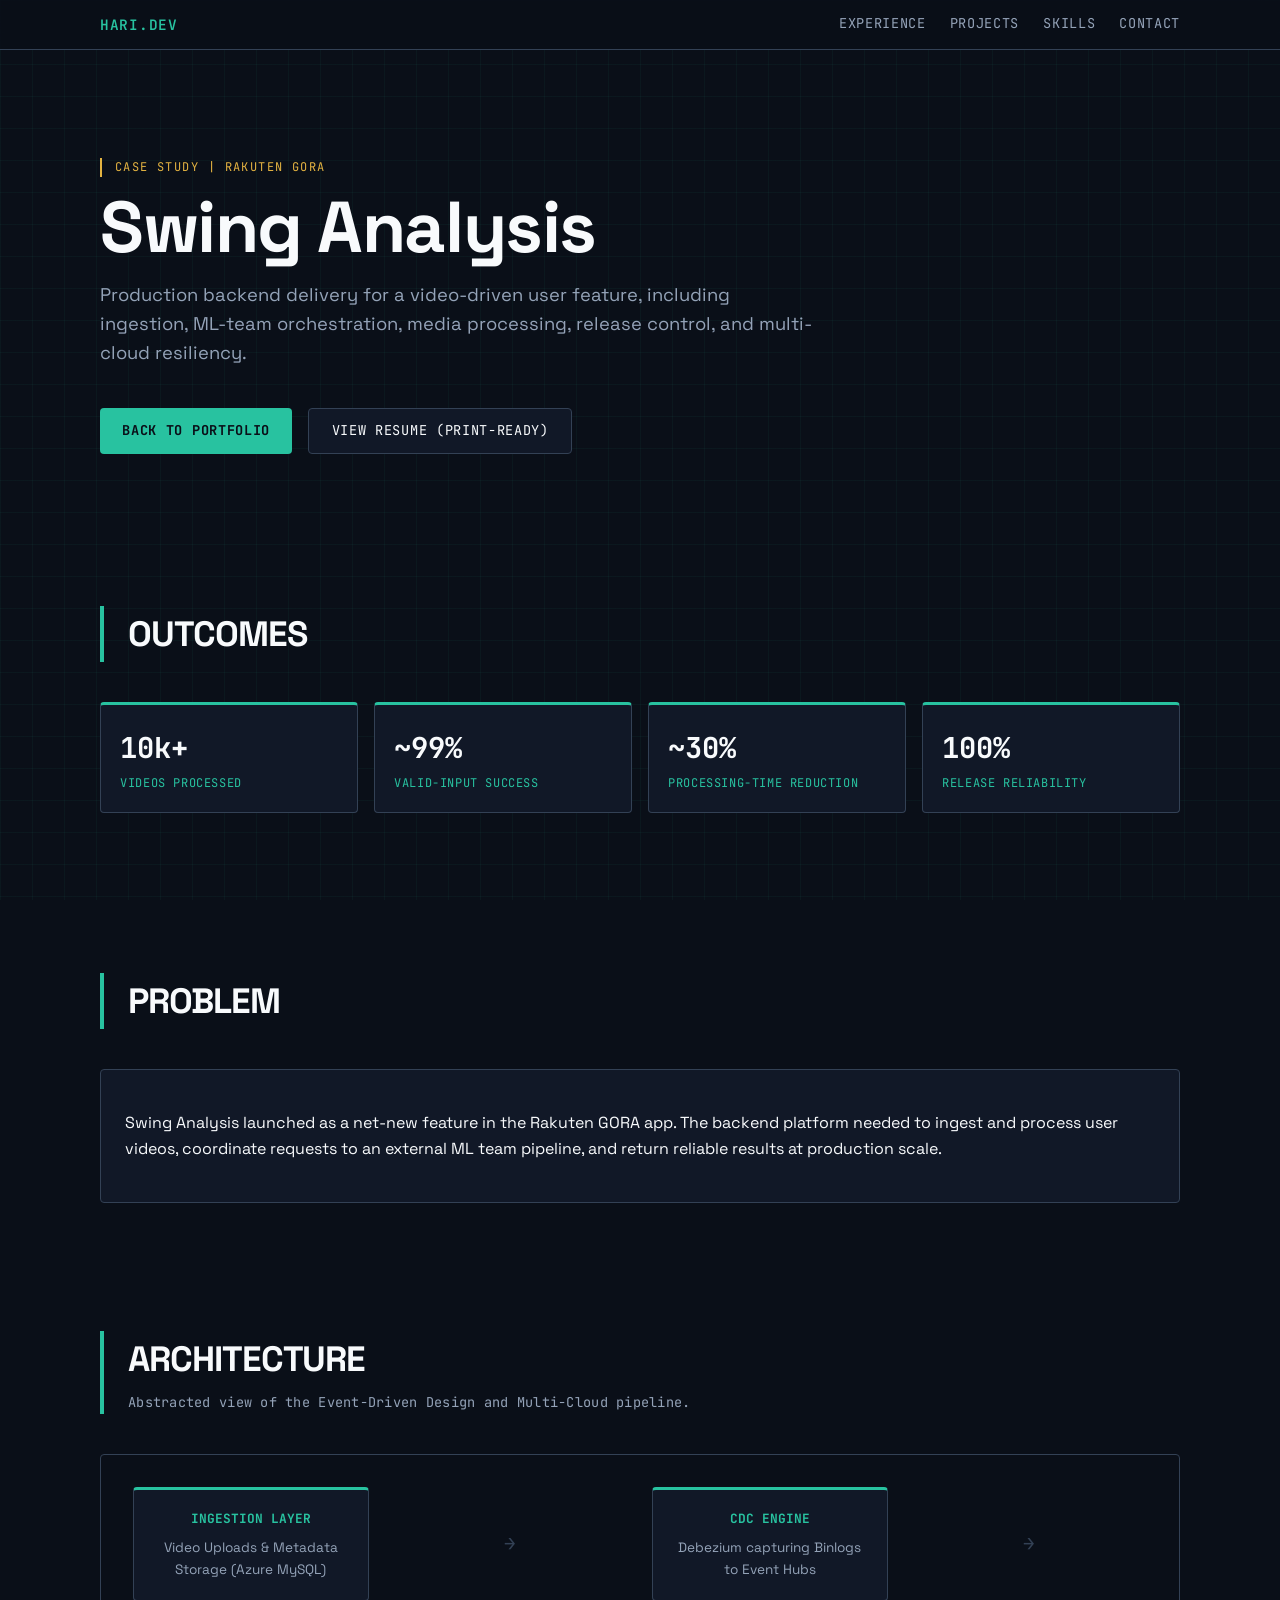
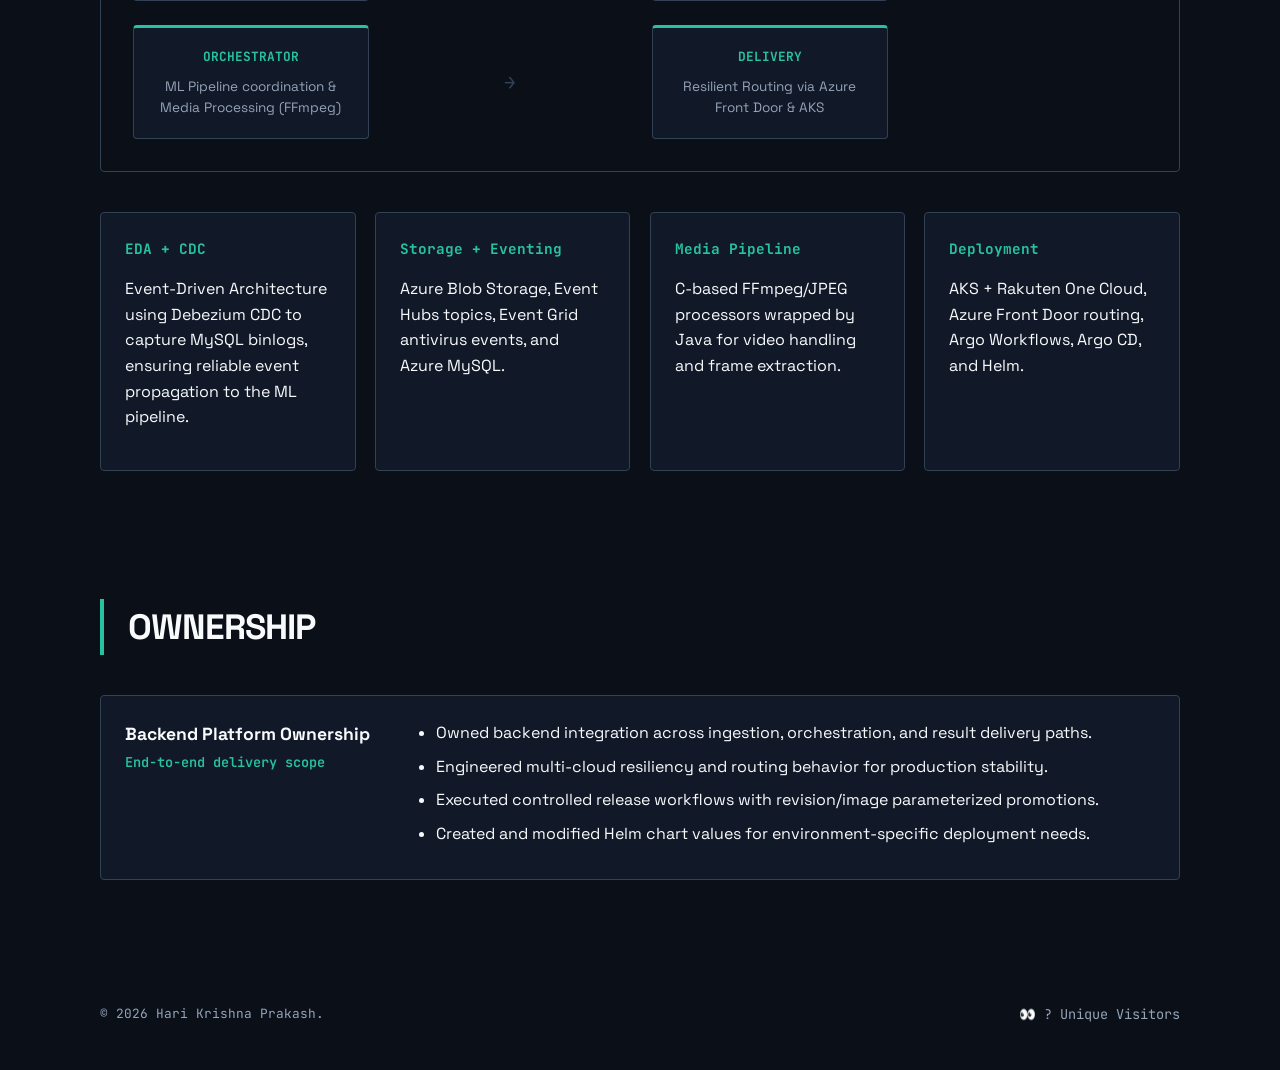
<file: swing-analysis.html>
<!doctype html>
<html lang="en">
  <head>
    <meta charset="UTF-8" />
    <meta name="viewport" content="width=device-width, initial-scale=1.0" />
    <title>Swing Analysis Architecture | Hari Krishna Prakash</title>
    <meta
      name="description"
      content="Architecture case study of the Swing Analysis backend delivery by Hari Krishna Prakash."
    />
    <link rel="preconnect" href="https://fonts.googleapis.com" />
    <link rel="preconnect" href="https://fonts.gstatic.com" crossorigin />
    <link
      href="https://fonts.googleapis.com/css2?family=Space+Grotesk:wght@400;500;700&family=JetBrains+Mono:wght@400;600&display=swap"
      rel="stylesheet"
    />
    <link rel="stylesheet" href="styles.css" />
  </head>
  <body>
    <div class="bg-grid" aria-hidden="true"></div>

    <header class="site-header">
      <div class="container nav-wrap">
        <a href="index.html" class="brand">HARI.dev</a>
        <nav>
          <a href="index.html#experience">Experience</a>
          <a href="index.html#projects">Projects</a>
          <a href="index.html#skills">Skills</a>
          <a href="index.html#contact">Contact</a>
        </nav>
      </div>
    </header>

    <main class="container">
      <section class="hero reveal">
        <p class="kicker">Case Study | Rakuten GORA</p>
        <h1>Swing Analysis</h1>
        <p class="lede">
          Production backend delivery for a video-driven user feature, including ingestion,
          ML-team orchestration, media processing, release control, and multi-cloud resiliency.
        </p>
        <div class="hero-actions">
          <a class="btn primary" href="index.html">Back to Portfolio</a>
          <a class="btn" href="resume-paper.html" target="_blank">View Resume (Print-Ready)</a>
        </div>
      </section>

      <section class="section reveal">
        <div class="section-head">
          <h2>Outcomes</h2>
        </div>
        <div class="impact-strip">
          <article>
            <h3>10k+</h3>
            <p>Videos processed</p>
          </article>
          <article>
            <h3>~99%</h3>
            <p>Valid-input success</p>
          </article>
          <article>
            <h3>~30%</h3>
            <p>Processing-time reduction</p>
          </article>
          <article>
            <h3>100%</h3>
            <p>Release reliability</p>
          </article>
        </div>
      </section>

      <section class="section reveal">
        <div class="section-head">
          <h2>Problem</h2>
        </div>
        <div class="edu-card">
          <p>
            Swing Analysis launched as a net-new feature in the Rakuten GORA app. The backend
            platform needed to ingest and process user videos, coordinate requests to an external
            ML team pipeline, and return reliable results at production scale.
          </p>
        </div>
      </section>

      <section class="section reveal">
        <div class="section-head">
          <h2>Architecture</h2>
          <p>Abstracted view of the Event-Driven Design and Multi-Cloud pipeline.</p>
        </div>

        <div class="arch-diagram">
          <div class="arch-box">
            <h4>Ingestion Layer</h4>
            <p>Video Uploads & Metadata Storage (Azure MySQL)</p>
          </div>
          <div class="arch-arrow">→</div>
          <div class="arch-box">
            <h4>CDC Engine</h4>
            <p>Debezium capturing Binlogs to Event Hubs</p>
          </div>
          <div class="arch-arrow">→</div>
          <div class="arch-box">
            <h4>Orchestrator</h4>
            <p>ML Pipeline coordination & Media Processing (FFmpeg)</p>
          </div>
          <div class="arch-arrow">→</div>
          <div class="arch-box">
            <h4>Delivery</h4>
            <p>Resilient Routing via Azure Front Door & AKS</p>
          </div>
        </div>

        <div class="highlights-grid">
          <article>
            <h3>EDA + CDC</h3>
            <p>Event-Driven Architecture using Debezium CDC to capture MySQL binlogs, ensuring reliable event propagation to the ML pipeline.</p>
          </article>
          <article>
            <h3>Storage + Eventing</h3>
            <p>Azure Blob Storage, Event Hubs topics, Event Grid antivirus events, and Azure MySQL.</p>
          </article>
          <article>
            <h3>Media Pipeline</h3>
            <p>C-based FFmpeg/JPEG processors wrapped by Java for video handling and frame extraction.</p>
          </article>
          <article>
            <h3>Deployment</h3>
            <p>AKS + Rakuten One Cloud, Azure Front Door routing, Argo Workflows, Argo CD, and Helm.</p>
          </article>
        </div>
      </section>

      <section class="section reveal">
        <div class="section-head">
          <h2>Ownership</h2>
        </div>
        <article class="timeline-item">
          <div class="timeline-meta">
            <h3>Backend Platform Ownership</h3>
            <p>End-to-end delivery scope</p>
          </div>
          <ul>
            <li>Owned backend integration across ingestion, orchestration, and result delivery paths.</li>
            <li>Engineered multi-cloud resiliency and routing behavior for production stability.</li>
            <li>Executed controlled release workflows with revision/image parameterized promotions.</li>
            <li>Created and modified Helm chart values for environment-specific deployment needs.</li>
          </ul>
        </article>
      </section>
    </main>

    <footer class="site-footer">
      <div class="container" style="display: flex; justify-content: space-between; align-items: center; flex-wrap: wrap; gap: 1rem;">
        <p>&copy; <span id="year"></span> Hari Krishna Prakash.</p>
        <p style="margin: 0; color: var(--muted); font-family: var(--mono); font-size: 0.85rem;">👀 <span id="stats">...</span> Unique Visitors</p>
      </div>
    </footer>

    <script data-goatcounter="https://hkpdev.goatcounter.com/count" async src="//gc.zgo.at/count.js"></script>
    <script src="script.js"></script>
  </body>
</html>
</file>
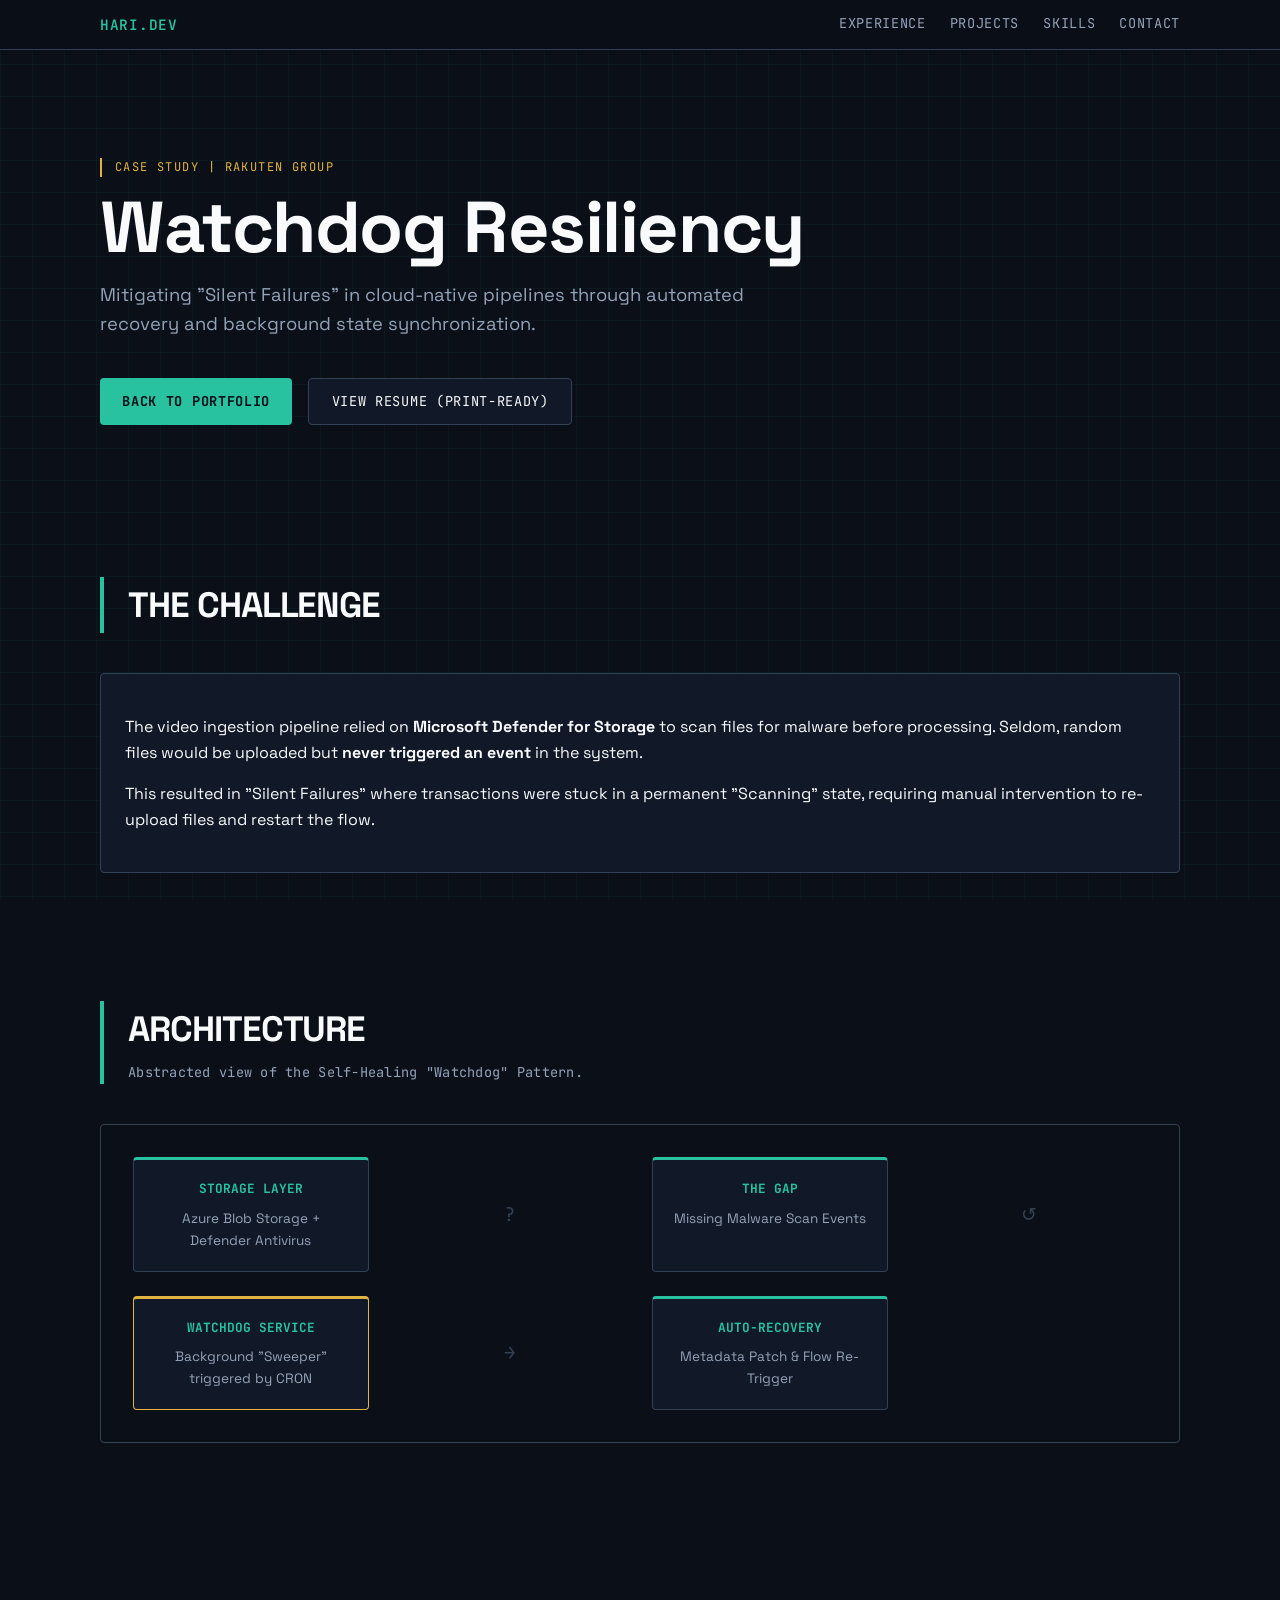
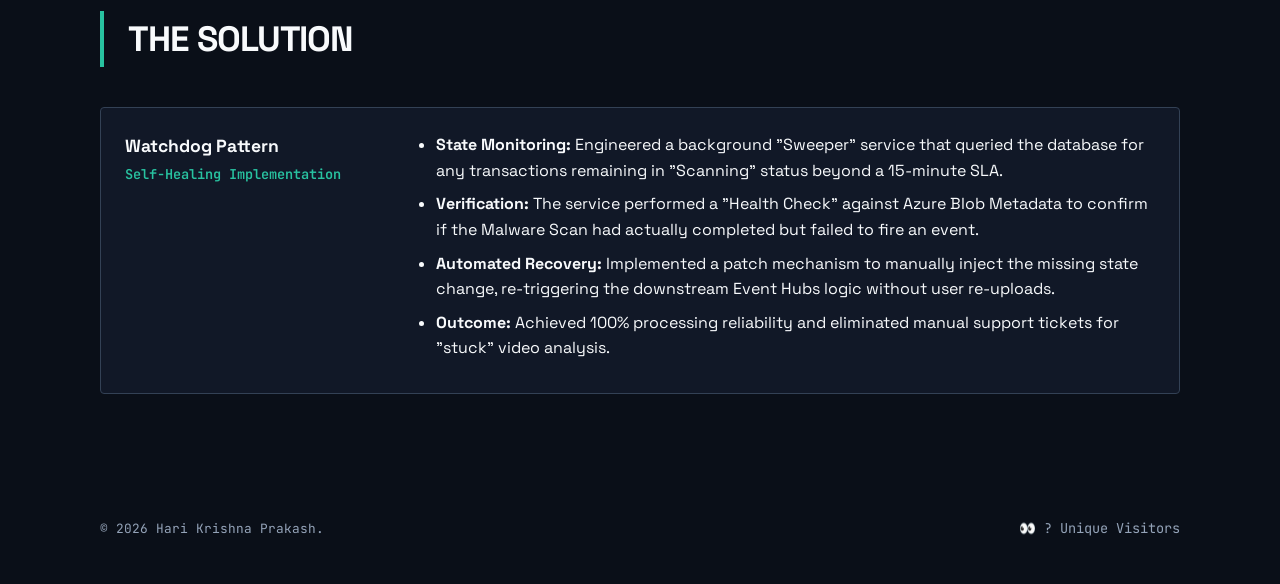
<file: case-studies/azure-resiliency.html>
<!doctype html>
<html lang="en">
  <head>
    <meta charset="UTF-8" />
    <meta name="viewport" content="width=device-width, initial-scale=1.0" />
    <title>Cloud Resiliency Architecture | Hari Krishna Prakash</title>
    <meta
      name="description"
      content="Architecture case study of the Watchdog Resiliency service for Azure Malware Scanning by Hari Krishna Prakash."
    />
    <link rel="preconnect" href="https://fonts.googleapis.com" />
    <link rel="preconnect" href="https://fonts.gstatic.com" crossorigin />
    <link
      href="https://fonts.googleapis.com/css2?family=Space+Grotesk:wght@400;500;700&family=JetBrains+Mono:wght@400;600&display=swap"
      rel="stylesheet"
    />
    <link rel="stylesheet" href="../assets/css/styles.css" />
  </head>
  <body>
    <div class="bg-grid" aria-hidden="true"></div>

    <header class="site-header">
      <div class="container nav-wrap">
        <a href="../index.html" class="brand">HARI.dev</a>
        <nav>
          <a href="../index.html#experience">Experience</a>
          <a href="../index.html#projects">Projects</a>
          <a href="../index.html#skills">Skills</a>
          <a href="../index.html#contact">Contact</a>
        </nav>
      </div>
    </header>

    <main class="container">
      <section class="hero reveal">
        <p class="kicker">Case Study | Rakuten Group</p>
        <h1>Watchdog Resiliency</h1>
        <p class="lede">
          Mitigating "Silent Failures" in cloud-native pipelines through automated 
          recovery and background state synchronization.
        </p>
        <div class="hero-actions">
          <a class="btn primary" href="../index.html">Back to Portfolio</a>
          <a class="btn" href="../pages/resume-paper.html" target="_blank">View Resume (Print-Ready)</a>
        </div>
      </section>

      <section class="section reveal">
        <div class="section-head">
          <h2>The Challenge</h2>
        </div>
        <div class="edu-card">
          <p>
            The video ingestion pipeline relied on <strong>Microsoft Defender for Storage</strong> to scan files for malware before processing. Seldom, random files would be uploaded but <strong>never triggered an event</strong> in the system. 
          </p>
          <p style="margin-top: 1rem;">
            This resulted in "Silent Failures" where transactions were stuck in a permanent "Scanning" state, requiring manual intervention to re-upload files and restart the flow.
          </p>
        </div>
      </section>

      <section class="section reveal">
        <div class="section-head">
          <h2>Architecture</h2>
          <p>Abstracted view of the Self-Healing "Watchdog" Pattern.</p>
        </div>

        <div class="arch-diagram">
          <div class="arch-box">
            <h4>Storage Layer</h4>
            <p>Azure Blob Storage + Defender Antivirus</p>
          </div>
          <div class="arch-arrow">?</div>
          <div class="arch-box">
            <h4>The Gap</h4>
            <p>Missing Malware Scan Events</p>
          </div>
          <div class="arch-arrow">↺</div>
          <div class="arch-box" style="border-color: #e3b341;">
            <h4>Watchdog Service</h4>
            <p>Background "Sweeper" triggered by CRON</p>
          </div>
          <div class="arch-arrow">→</div>
          <div class="arch-box">
            <h4>Auto-Recovery</h4>
            <p>Metadata Patch & Flow Re-Trigger</p>
          </div>
        </div>
      </section>

      <section class="section reveal">
        <div class="section-head">
          <h2>The Solution</h2>
        </div>
        <article class="timeline-item">
          <div class="timeline-meta">
            <h3>Watchdog Pattern</h3>
            <p>Self-Healing Implementation</p>
          </div>
          <ul>
            <li><strong>State Monitoring:</strong> Engineered a background "Sweeper" service that queried the database for any transactions remaining in "Scanning" status beyond a 15-minute SLA.</li>
            <li><strong>Verification:</strong> The service performed a "Health Check" against Azure Blob Metadata to confirm if the Malware Scan had actually completed but failed to fire an event.</li>
            <li><strong>Automated Recovery:</strong> Implemented a patch mechanism to manually inject the missing state change, re-triggering the downstream Event Hubs logic without user re-uploads.</li>
            <li><strong>Outcome:</strong> Achieved 100% processing reliability and eliminated manual support tickets for "stuck" video analysis.</li>
          </ul>
        </article>
      </section>
    </main>

    <footer class="site-footer">
      <div class="container" style="display: flex; justify-content: space-between; align-items: center; flex-wrap: wrap; gap: 1rem;">
        <p>&copy; <span id="year"></span> Hari Krishna Prakash.</p>
        <p style="margin: 0; color: var(--muted); font-family: var(--mono); font-size: 0.85rem;">👀 <span id="stats">...</span> Unique Visitors</p>
      </div>
    </footer>

    <script data-goatcounter="https://hkpdev.goatcounter.com/count" async src="//gc.zgo.at/count.js"></script>
    <script src="../assets/js/script.js"></script>
  </body>
</html>
</file>
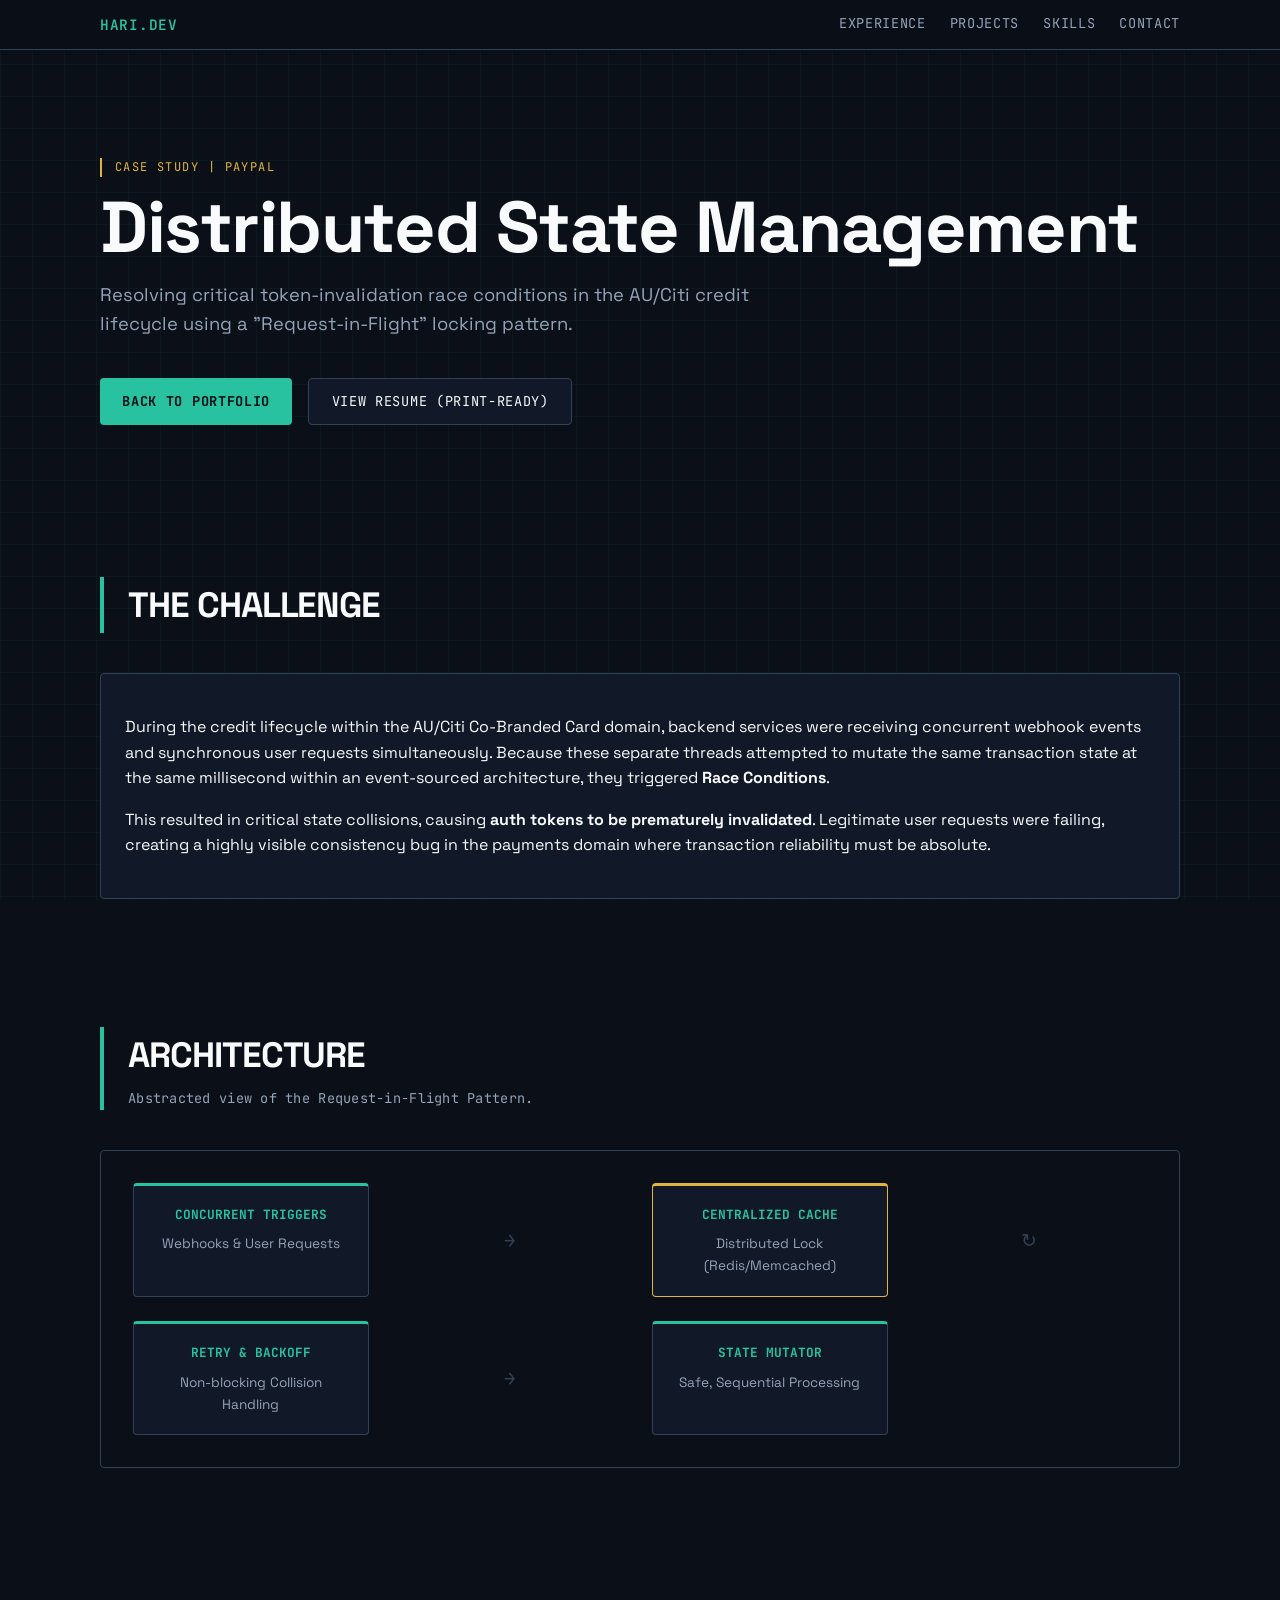
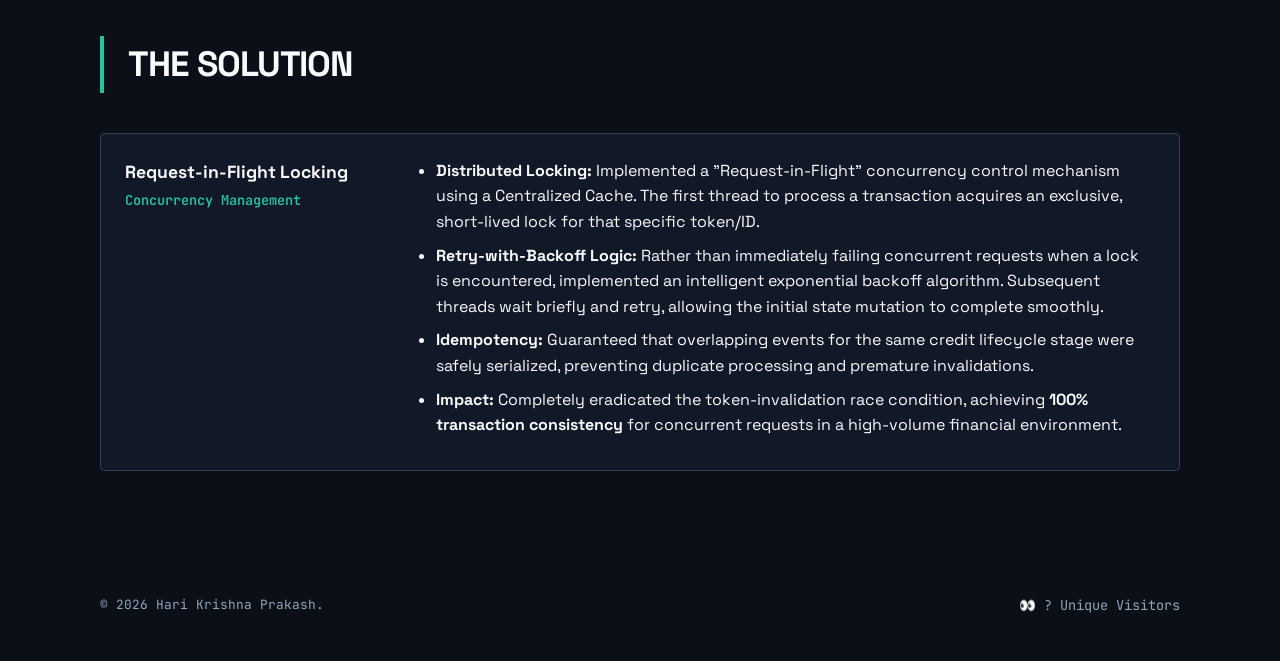
<file: case-studies/paypal-state-management.html>
<!doctype html>
<html lang="en">
  <head>
    <meta charset="UTF-8" />
    <meta name="viewport" content="width=device-width, initial-scale=1.0" />
    <title>Distributed State Management | Hari Krishna Prakash</title>
    <meta
      name="description"
      content="Architecture case study of Distributed State Management to resolve token-invalidation race conditions at PayPal by Hari Krishna Prakash."
    />
    <link rel="preconnect" href="https://fonts.googleapis.com" />
    <link rel="preconnect" href="https://fonts.gstatic.com" crossorigin />
    <link
      href="https://fonts.googleapis.com/css2?family=Space+Grotesk:wght@400;500;700&family=JetBrains+Mono:wght@400;600&display=swap"
      rel="stylesheet"
    />
    <link rel="stylesheet" href="../assets/css/styles.css" />
  </head>
  <body>
    <div class="bg-grid" aria-hidden="true"></div>

    <header class="site-header">
      <div class="container nav-wrap">
        <a href="../index.html" class="brand">HARI.dev</a>
        <nav>
          <a href="../index.html#experience">Experience</a>
          <a href="../index.html#projects">Projects</a>
          <a href="../index.html#skills">Skills</a>
          <a href="../index.html#contact">Contact</a>
        </nav>
      </div>
    </header>

    <main class="container">
      <section class="hero reveal">
        <p class="kicker">Case Study | PayPal</p>
        <h1>Distributed State Management</h1>
        <p class="lede">
          Resolving critical token-invalidation race conditions in the AU/Citi credit lifecycle using a "Request-in-Flight" locking pattern.
        </p>
        <div class="hero-actions">
          <a class="btn primary" href="../index.html">Back to Portfolio</a>
          <a class="btn" href="../pages/resume-paper.html" target="_blank">View Resume (Print-Ready)</a>
        </div>
      </section>

      <section class="section reveal">
        <div class="section-head">
          <h2>The Challenge</h2>
        </div>
        <div class="edu-card">
          <p>
            During the credit lifecycle within the AU/Citi Co-Branded Card domain, backend services were receiving concurrent webhook events and synchronous user requests simultaneously. Because these separate threads attempted to mutate the same transaction state at the same millisecond within an event-sourced architecture, they triggered <strong>Race Conditions</strong>.
          </p>
          <p style="margin-top: 1rem;">
            This resulted in critical state collisions, causing <strong>auth tokens to be prematurely invalidated</strong>. Legitimate user requests were failing, creating a highly visible consistency bug in the payments domain where transaction reliability must be absolute.
          </p>
        </div>
      </section>

      <section class="section reveal">
        <div class="section-head">
          <h2>Architecture</h2>
          <p>Abstracted view of the Request-in-Flight Pattern.</p>
        </div>

        <div class="arch-diagram">
          <div class="arch-box">
            <h4>Concurrent Triggers</h4>
            <p>Webhooks & User Requests</p>
          </div>
          <div class="arch-arrow">→</div>
          <div class="arch-box" style="border-color: #e3b341;">
            <h4>Centralized Cache</h4>
            <p>Distributed Lock (Redis/Memcached)</p>
          </div>
          <div class="arch-arrow">↻</div>
          <div class="arch-box">
            <h4>Retry & Backoff</h4>
            <p>Non-blocking Collision Handling</p>
          </div>
          <div class="arch-arrow">→</div>
          <div class="arch-box">
            <h4>State Mutator</h4>
            <p>Safe, Sequential Processing</p>
          </div>
        </div>
      </section>

      <section class="section reveal">
        <div class="section-head">
          <h2>The Solution</h2>
        </div>
        <article class="timeline-item">
          <div class="timeline-meta">
            <h3>Request-in-Flight Locking</h3>
            <p>Concurrency Management</p>
          </div>
          <ul>
            <li><strong>Distributed Locking:</strong> Implemented a "Request-in-Flight" concurrency control mechanism using a Centralized Cache. The first thread to process a transaction acquires an exclusive, short-lived lock for that specific token/ID.</li>
            <li><strong>Retry-with-Backoff Logic:</strong> Rather than immediately failing concurrent requests when a lock is encountered, implemented an intelligent exponential backoff algorithm. Subsequent threads wait briefly and retry, allowing the initial state mutation to complete smoothly.</li>
            <li><strong>Idempotency:</strong> Guaranteed that overlapping events for the same credit lifecycle stage were safely serialized, preventing duplicate processing and premature invalidations.</li>
            <li><strong>Impact:</strong> Completely eradicated the token-invalidation race condition, achieving <strong>100% transaction consistency</strong> for concurrent requests in a high-volume financial environment.</li>
          </ul>
        </article>
      </section>
    </main>

    <footer class="site-footer">
      <div class="container" style="display: flex; justify-content: space-between; align-items: center; flex-wrap: wrap; gap: 1rem;">
        <p>&copy; <span id="year"></span> Hari Krishna Prakash.</p>
        <p style="margin: 0; color: var(--muted); font-family: var(--mono); font-size: 0.85rem;">👀 <span id="stats">...</span> Unique Visitors</p>
      </div>
    </footer>

    <script data-goatcounter="https://hkpdev.goatcounter.com/count" async src="//gc.zgo.at/count.js"></script>
    <script src="../assets/js/script.js"></script>
  </body>
</html>
</file>
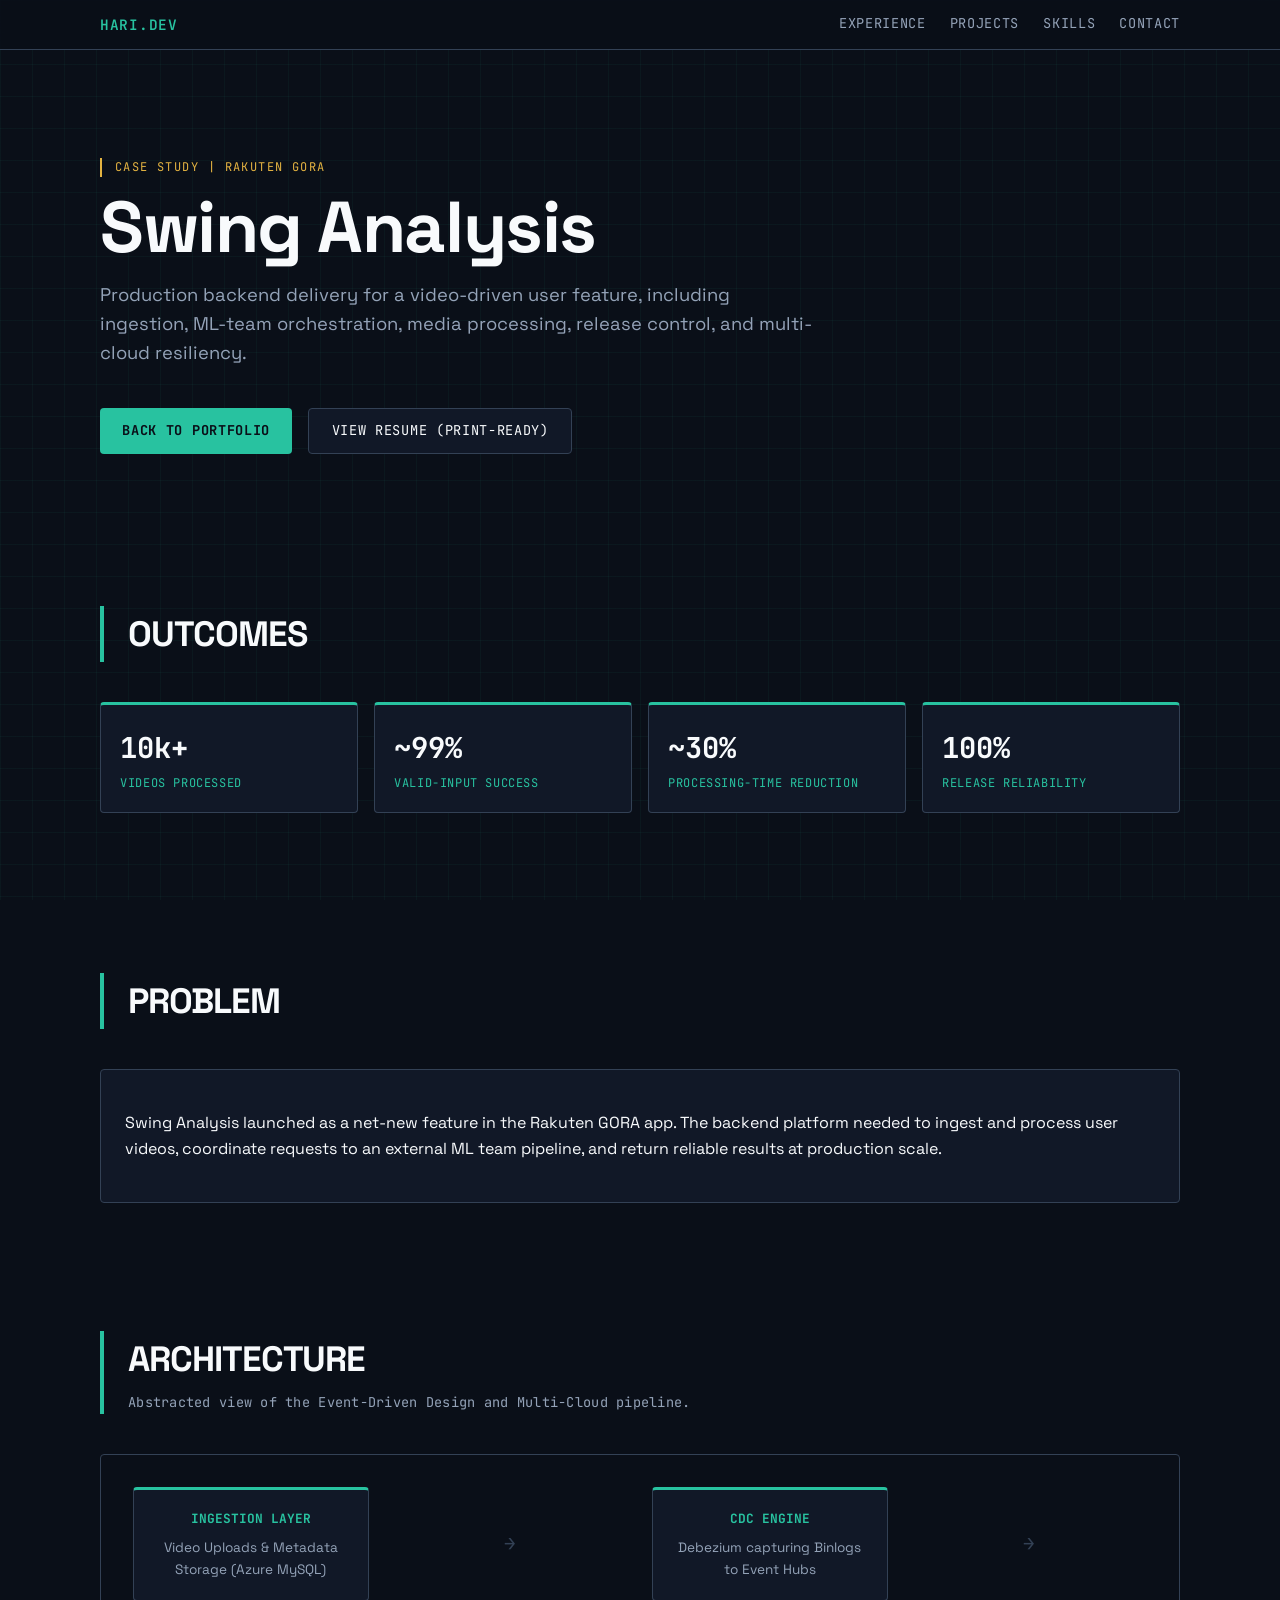
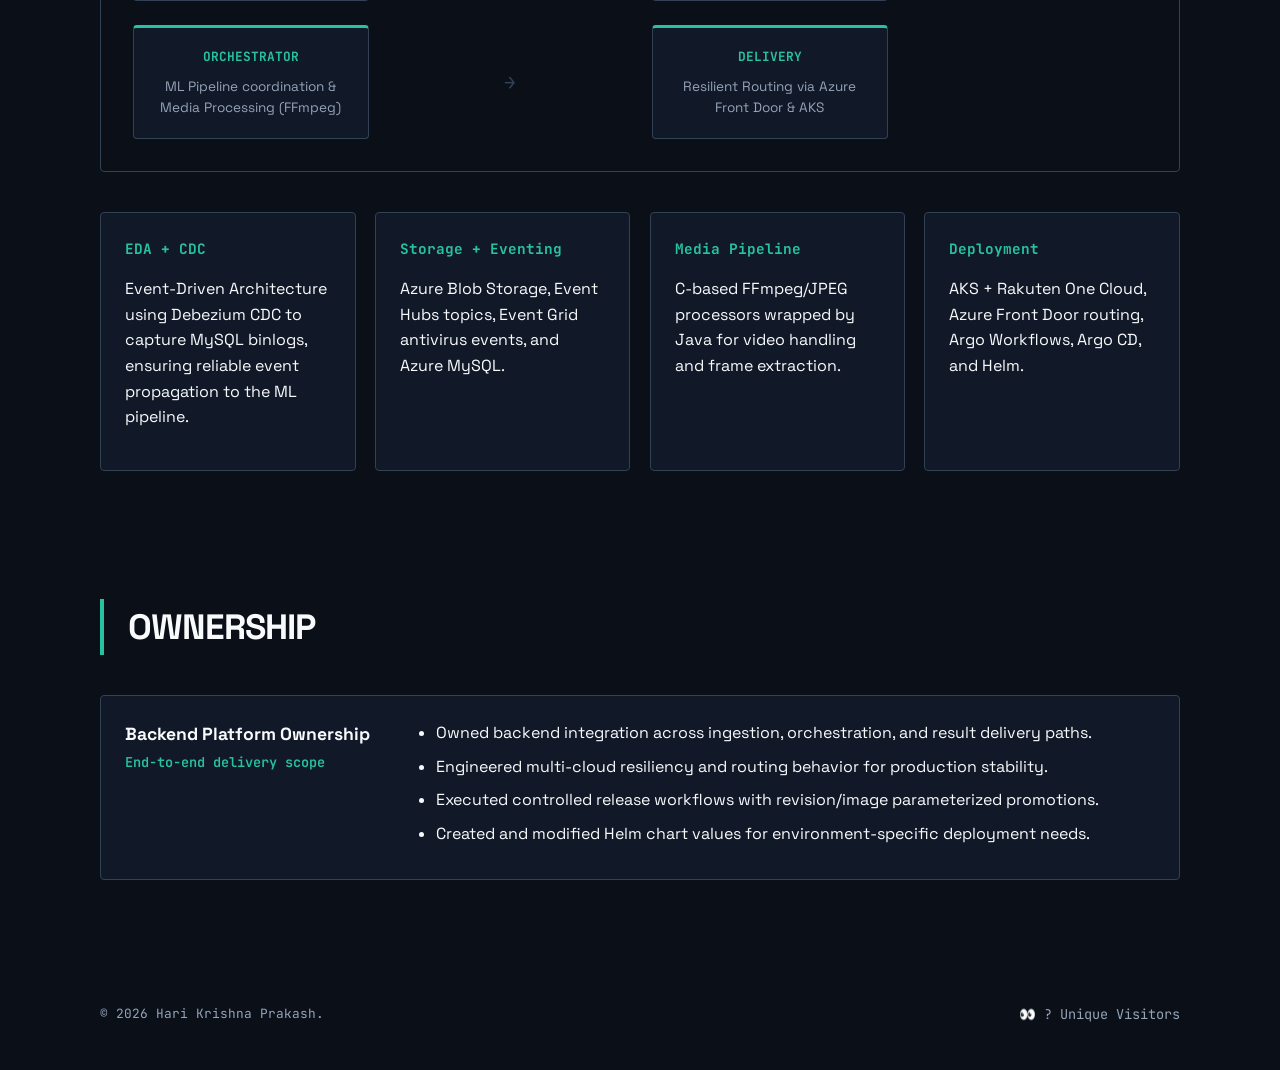
<file: case-studies/swing-analysis.html>
<!doctype html>
<html lang="en">
  <head>
    <meta charset="UTF-8" />
    <meta name="viewport" content="width=device-width, initial-scale=1.0" />
    <title>Swing Analysis Architecture | Hari Krishna Prakash</title>
    <meta
      name="description"
      content="Architecture case study of the Swing Analysis backend delivery by Hari Krishna Prakash."
    />
    <link rel="preconnect" href="https://fonts.googleapis.com" />
    <link rel="preconnect" href="https://fonts.gstatic.com" crossorigin />
    <link
      href="https://fonts.googleapis.com/css2?family=Space+Grotesk:wght@400;500;700&family=JetBrains+Mono:wght@400;600&display=swap"
      rel="stylesheet"
    />
    <link rel="stylesheet" href="../assets/css/styles.css" />
  </head>
  <body>
    <div class="bg-grid" aria-hidden="true"></div>

    <header class="site-header">
      <div class="container nav-wrap">
        <a href="../index.html" class="brand">HARI.dev</a>
        <nav>
          <a href="../index.html#experience">Experience</a>
          <a href="../index.html#projects">Projects</a>
          <a href="../index.html#skills">Skills</a>
          <a href="../index.html#contact">Contact</a>
        </nav>
      </div>
    </header>

    <main class="container">
      <section class="hero reveal">
        <p class="kicker">Case Study | Rakuten GORA</p>
        <h1>Swing Analysis</h1>
        <p class="lede">
          Production backend delivery for a video-driven user feature, including ingestion,
          ML-team orchestration, media processing, release control, and multi-cloud resiliency.
        </p>
        <div class="hero-actions">
          <a class="btn primary" href="../index.html">Back to Portfolio</a>
          <a class="btn" href="../pages/resume-paper.html" target="_blank">View Resume (Print-Ready)</a>
        </div>
      </section>

      <section class="section reveal">
        <div class="section-head">
          <h2>Outcomes</h2>
        </div>
        <div class="impact-strip">
          <article>
            <h3>10k+</h3>
            <p>Videos processed</p>
          </article>
          <article>
            <h3>~99%</h3>
            <p>Valid-input success</p>
          </article>
          <article>
            <h3>~30%</h3>
            <p>Processing-time reduction</p>
          </article>
          <article>
            <h3>100%</h3>
            <p>Release reliability</p>
          </article>
        </div>
      </section>

      <section class="section reveal">
        <div class="section-head">
          <h2>Problem</h2>
        </div>
        <div class="edu-card">
          <p>
            Swing Analysis launched as a net-new feature in the Rakuten GORA app. The backend
            platform needed to ingest and process user videos, coordinate requests to an external
            ML team pipeline, and return reliable results at production scale.
          </p>
        </div>
      </section>

      <section class="section reveal">
        <div class="section-head">
          <h2>Architecture</h2>
          <p>Abstracted view of the Event-Driven Design and Multi-Cloud pipeline.</p>
        </div>

        <div class="arch-diagram">
          <div class="arch-box">
            <h4>Ingestion Layer</h4>
            <p>Video Uploads & Metadata Storage (Azure MySQL)</p>
          </div>
          <div class="arch-arrow">→</div>
          <div class="arch-box">
            <h4>CDC Engine</h4>
            <p>Debezium capturing Binlogs to Event Hubs</p>
          </div>
          <div class="arch-arrow">→</div>
          <div class="arch-box">
            <h4>Orchestrator</h4>
            <p>ML Pipeline coordination & Media Processing (FFmpeg)</p>
          </div>
          <div class="arch-arrow">→</div>
          <div class="arch-box">
            <h4>Delivery</h4>
            <p>Resilient Routing via Azure Front Door & AKS</p>
          </div>
        </div>

        <div class="highlights-grid">
          <article>
            <h3>EDA + CDC</h3>
            <p>Event-Driven Architecture using Debezium CDC to capture MySQL binlogs, ensuring reliable event propagation to the ML pipeline.</p>
          </article>
          <article>
            <h3>Storage + Eventing</h3>
            <p>Azure Blob Storage, Event Hubs topics, Event Grid antivirus events, and Azure MySQL.</p>
          </article>
          <article>
            <h3>Media Pipeline</h3>
            <p>C-based FFmpeg/JPEG processors wrapped by Java for video handling and frame extraction.</p>
          </article>
          <article>
            <h3>Deployment</h3>
            <p>AKS + Rakuten One Cloud, Azure Front Door routing, Argo Workflows, Argo CD, and Helm.</p>
          </article>
        </div>
      </section>

      <section class="section reveal">
        <div class="section-head">
          <h2>Ownership</h2>
        </div>
        <article class="timeline-item">
          <div class="timeline-meta">
            <h3>Backend Platform Ownership</h3>
            <p>End-to-end delivery scope</p>
          </div>
          <ul>
            <li>Owned backend integration across ingestion, orchestration, and result delivery paths.</li>
            <li>Engineered multi-cloud resiliency and routing behavior for production stability.</li>
            <li>Executed controlled release workflows with revision/image parameterized promotions.</li>
            <li>Created and modified Helm chart values for environment-specific deployment needs.</li>
          </ul>
        </article>
      </section>
    </main>

    <footer class="site-footer">
      <div class="container" style="display: flex; justify-content: space-between; align-items: center; flex-wrap: wrap; gap: 1rem;">
        <p>&copy; <span id="year"></span> Hari Krishna Prakash.</p>
        <p style="margin: 0; color: var(--muted); font-family: var(--mono); font-size: 0.85rem;">👀 <span id="stats">...</span> Unique Visitors</p>
      </div>
    </footer>

    <script data-goatcounter="https://hkpdev.goatcounter.com/count" async src="//gc.zgo.at/count.js"></script>
    <script src="../assets/js/script.js"></script>
  </body>
</html>
</file>
<file: assets/css/styles.css>
:root {
  --bg: #0a0f18;
  --surface: #111827;
  --surface-2: #1e293b;
  --line: #334155;
  --text: #f8fafc;
  --muted: #94a3b8;
  --accent: #28c2a0;
  --accent-2: #e3b341;
  --maxw: 1080px;
  --radius: 4px;
  --mono: "JetBrains Mono", monospace;
  --sans: "Space Grotesk", sans-serif;
}

* {
  box-sizing: border-box;
}

html,
body {
  margin: 0;
  padding: 0;
}

body {
  font-family: var(--sans);
  background: var(--bg);
  color: var(--text);
  line-height: 1.6;
}

.bg-grid {
  position: fixed;
  inset: 0;
  background-image: linear-gradient(rgba(40, 194, 160, 0.05) 1px, transparent 1px),
    linear-gradient(90deg, rgba(40, 194, 160, 0.05) 1px, transparent 1px);
  background-size: 32px 32px;
  z-index: -1;
  pointer-events: none;
}

.container {
  width: min(100% - 2.5rem, var(--maxw));
  margin-inline: auto;
}

.site-header {
  position: sticky;
  top: 0;
  backdrop-filter: blur(12px);
  background: rgba(10, 15, 24, 0.85);
  border-bottom: 1px solid var(--line);
  z-index: 99;
}

.nav-wrap {
  display: flex;
  justify-content: space-between;
  align-items: center;
  padding: 0.8rem 0;
}

.brand {
  font-family: var(--mono);
  color: var(--accent);
  text-decoration: none;
  font-size: 0.9rem;
  font-weight: 600;
  letter-spacing: 0.05em;
  text-transform: uppercase;
}

nav {
  display: flex;
  gap: 1.5rem;
}

nav a {
  color: var(--muted);
  text-decoration: none;
  font-size: 0.85rem;
  font-family: var(--mono);
  text-transform: uppercase;
  letter-spacing: 0.05em;
  transition: color 150ms ease;
}

nav a:hover {
  color: var(--accent);
}

.hero {
  padding: 6rem 0 3rem;
}

.kicker {
  color: var(--accent-2);
  font-family: var(--mono);
  text-transform: uppercase;
  letter-spacing: 0.12em;
  font-size: 0.75rem;
  margin-bottom: 0.5rem;
  display: inline-block;
  border-left: 2px solid var(--accent-2);
  padding-left: 0.8rem;
}

h1 {
  margin: 0.5rem 0 1rem;
  font-size: clamp(2.2rem, 7vw, 4.5rem);
  line-height: 0.95;
  font-weight: 700;
  letter-spacing: -0.02em;
}

.lede {
  color: var(--muted);
  max-width: 60ch;
  font-size: 1.15rem;
}

.hero-actions {
  display: flex;
  gap: 1rem;
  margin: 2.5rem 0;
  flex-wrap: wrap;
}

.btn {
  display: inline-flex;
  align-items: center;
  justify-content: center;
  border: 1px solid var(--line);
  padding: 0.7rem 1.4rem;
  border-radius: var(--radius);
  color: var(--text);
  text-decoration: none;
  font-family: var(--mono);
  font-size: 0.85rem;
  text-transform: uppercase;
  letter-spacing: 0.05em;
  background: var(--surface);
  transition: all 150ms cubic-bezier(0.4, 0, 0.2, 1);
}

.btn:hover {
  border-color: var(--accent);
  box-shadow: 0 0 15px rgba(40, 194, 160, 0.15);
}

.btn.primary {
  background: var(--accent);
  color: #0a0f18;
  font-weight: 700;
  border: none;
}

.btn.primary:hover {
  filter: brightness(1.1);
  box-shadow: 0 0 20px rgba(40, 194, 160, 0.3);
}

.meta-list {
  list-style: none;
  padding: 0;
  margin: 2rem 0 0;
  display: grid;
  grid-template-columns: repeat(auto-fit, minmax(200px, 1fr));
  gap: 1px;
  background: var(--line);
  border: 1px solid var(--line);
}

.meta-list li {
  display: flex;
  flex-direction: column;
  gap: 0.2rem;
  background: var(--bg);
  padding: 1rem;
}

.meta-list span {
  color: var(--accent);
  font-family: var(--mono);
  font-size: 0.7rem;
  text-transform: uppercase;
  letter-spacing: 0.1em;
}

.meta-list strong, .meta-list a {
  color: var(--text);
  font-weight: 600;
  font-family: var(--mono);
  font-size: 0.9rem;
  text-decoration: none;
  overflow-wrap: anywhere;
  word-break: break-word;
}

.impact-strip {
  display: grid;
  grid-template-columns: repeat(auto-fit, minmax(180px, 1fr));
  gap: 1rem;
  margin: 1rem 0 2rem;
}

.impact-strip article {
  border: 1px solid var(--line);
  background: var(--surface);
  border-radius: var(--radius);
  padding: 1.2rem;
  border-top: 3px solid var(--accent);
}

.impact-strip h3 {
  margin: 0;
  font-size: 1.8rem;
  color: var(--text);
  font-family: var(--mono);
  font-weight: 700;
}

.impact-strip p {
  margin: 0.2rem 0 0;
  color: var(--accent);
  font-family: var(--mono);
  font-size: 0.75rem;
  text-transform: uppercase;
  letter-spacing: 0.05em;
}

.section {
  padding: 4rem 0;
}

.section-head {
  margin-bottom: 2.5rem;
  border-left: 4px solid var(--accent);
  padding-left: 1.5rem;
}

.section-head h2 {
  margin: 0;
  font-size: 2.2rem;
  font-weight: 700;
  letter-spacing: -0.03em;
  text-transform: uppercase;
}

.section-head p {
  margin: 0.3rem 0 0;
  color: var(--muted);
  font-family: var(--mono);
  font-size: 0.85rem;
  letter-spacing: 0.02em;
}

.timeline-item {
  display: grid;
  grid-template-columns: 260px 1fr;
  gap: 2rem;
  padding: 1.5rem;
  background: var(--surface);
  border: 1px solid var(--line);
  border-radius: var(--radius);
  margin-bottom: 1rem;
  transition: border-color 150ms ease;
  overflow-wrap: break-word;
}

.timeline-item:hover {
  border-color: var(--accent);
}

.timeline-meta h3 {
  margin: 0;
  font-size: 1.1rem;
  color: var(--text);
}

.timeline-meta p {
  margin: 0.25rem 0;
  color: var(--accent);
  font-family: var(--mono);
  font-weight: 600;
  font-size: 0.85rem;
}

.timeline-meta time {
  font-family: var(--mono);
  font-size: 0.75rem;
  color: var(--muted);
  display: block;
  margin-top: 0.5rem;
}

.timeline-item ul {
  margin: 0;
  padding-left: 1.2rem;
}

.timeline-item li {
  margin-bottom: 0.5rem;
}

.project-grid {
  display: grid;
  grid-template-columns: repeat(auto-fit, minmax(320px, 1fr));
  gap: 1.2rem;
}

.project-card {
  border: 1px solid var(--line);
  background: var(--surface);
  border-radius: var(--radius);
  padding: 1.5rem;
  display: flex;
  flex-direction: column;
  transition: all 150ms cubic-bezier(0.4, 0, 0.2, 1);
  overflow-wrap: break-word;
}

.project-card:hover {
  border-color: var(--accent);
  transform: translateY(-2px);
  box-shadow: 0 10px 30px -15px rgba(0, 0, 0, 0.5);
}

.project-card h3 {
  margin: 0 0 1rem;
  font-size: 1.2rem;
  color: var(--text);
}

.stack {
  font-family: var(--mono);
  color: var(--accent-2);
  font-size: 0.75rem;
  margin-top: auto;
  padding-top: 1.5rem;
  display: flex;
  flex-wrap: wrap;
  gap: 0.5rem;
}

.project-links {
  display: flex;
  gap: 1rem;
  margin-top: 1rem;
}

.project-links a {
  color: var(--accent);
  font-family: var(--mono);
  font-size: 0.75rem;
  text-decoration: none;
  text-transform: uppercase;
  letter-spacing: 0.05em;
  font-weight: 600;
}

.project-links a:hover {
  text-decoration: underline;
}

.skills-grid {
  display: grid;
  grid-template-columns: repeat(auto-fit, minmax(240px, 1fr));
  gap: 1px;
  background: var(--line);
  border: 1px solid var(--line);
}

.skills-grid article {
  background: var(--bg);
  padding: 1.5rem;
}

.skills-grid h3 {
  font-family: var(--mono);
  font-size: 0.8rem;
  text-transform: uppercase;
  letter-spacing: 0.1em;
  color: var(--accent);
  margin: 0 0 0.8rem;
}

.skills-grid p {
  margin: 0;
  font-family: var(--mono);
  font-size: 0.9rem;
  color: var(--text);
  line-height: 1.8;
}

.edu-card, .highlights-grid article {
  border: 1px solid var(--line);
  background: var(--surface);
  border-radius: var(--radius);
  padding: 1.5rem;
}

.highlights-grid {
  display: grid;
  grid-template-columns: repeat(auto-fit, minmax(220px, 1fr));
  gap: 1.2rem;
}

.highlights-grid h3 {
  font-family: var(--mono);
  font-size: 0.9rem;
  color: var(--accent);
  margin: 0 0 0.5rem;
}

.contact {
  padding: 3rem;
  background: var(--surface);
  border: 1px solid var(--line);
  border-radius: var(--radius);
  display: grid;
  grid-template-columns: repeat(auto-fit, minmax(200px, 1fr));
  gap: 2rem;
  align-items: center;
  text-align: left;
}

.contact h2 {
  margin: 0;
  font-size: 1.8rem;
  line-height: 1;
  text-transform: uppercase;
  letter-spacing: -0.02em;
}

.contact-grid {
  display: flex;
  flex-direction: column;
  gap: 0.8rem;
}

.contact-link {
  display: flex;
  align-items: flex-start;
  gap: 0.8rem;
  text-decoration: none;
  color: var(--text);
  font-family: var(--mono);
  font-size: 0.9rem;
  transition: color 150ms ease;
  overflow-wrap: anywhere;
  word-break: break-word;
}

.contact-link span {
  color: var(--accent);
  font-size: 0.7rem;
  text-transform: uppercase;
  letter-spacing: 0.1em;
  min-width: 60px;
  flex-shrink: 0;
  padding-top: 0.2rem;
}

.contact-link:hover {
  color: var(--accent);
}

.site-footer {
  padding: 2rem 0;
  color: var(--muted);
  font-size: 0.8rem;
  font-family: var(--mono);
  text-align: center;
}

.reveal {
  opacity: 0;
  transform: translateY(12px);
  transition: opacity 400ms ease-out, transform 400ms ease-out;
}

.reveal.show {
  opacity: 1;
  transform: translateY(0);
}

/* Arch Diagram Styling */
.arch-diagram {
  display: grid;
  grid-template-columns: repeat(auto-fit, minmax(200px, 1fr));
  gap: 1.5rem;
  margin: 2.5rem 0;
  padding: 2rem;
  background: var(--bg);
  border: 1px solid var(--line);
  border-radius: var(--radius);
}

.arch-box {
  background: var(--surface);
  border: 1px solid var(--line);
  border-radius: var(--radius);
  padding: 1.2rem;
  text-align: center;
  border-top: 3px solid var(--accent);
}

.arch-box h4 {
  margin: 0 0 0.5rem;
  color: var(--accent);
  font-size: 0.8rem;
  font-family: var(--mono);
  text-transform: uppercase;
}

.arch-box p {
  margin: 0;
  font-size: 0.85rem;
  color: var(--muted);
}

.arch-arrow {
  display: flex;
  align-items: center;
  justify-content: center;
  color: var(--line);
  font-family: var(--mono);
  font-size: 1.2rem;
}

@media (max-width: 760px) {
  nav { display: none; }
  .hero { padding-top: 4rem; }
  .timeline-item { grid-template-columns: 1fr; }
  .arch-diagram { grid-template-columns: 1fr; }
  .arch-arrow { transform: rotate(90deg); padding: 0.5rem 0; }
}

@media print {
  /* Print styles are already highly optimized and separate from web aesthetic */
}
</file>
<file: styles.css>
:root {
  --bg: #0a0f18;
  --surface: #111827;
  --surface-2: #1e293b;
  --line: #334155;
  --text: #f8fafc;
  --muted: #94a3b8;
  --accent: #28c2a0;
  --accent-2: #e3b341;
  --maxw: 1080px;
  --radius: 4px;
  --mono: "JetBrains Mono", monospace;
  --sans: "Space Grotesk", sans-serif;
}

* {
  box-sizing: border-box;
}

html,
body {
  margin: 0;
  padding: 0;
}

body {
  font-family: var(--sans);
  background: var(--bg);
  color: var(--text);
  line-height: 1.6;
}

.bg-grid {
  position: fixed;
  inset: 0;
  background-image: linear-gradient(rgba(40, 194, 160, 0.05) 1px, transparent 1px),
    linear-gradient(90deg, rgba(40, 194, 160, 0.05) 1px, transparent 1px);
  background-size: 32px 32px;
  z-index: -1;
  pointer-events: none;
}

.container {
  width: min(100% - 2.5rem, var(--maxw));
  margin-inline: auto;
}

.site-header {
  position: sticky;
  top: 0;
  backdrop-filter: blur(12px);
  background: rgba(10, 15, 24, 0.85);
  border-bottom: 1px solid var(--line);
  z-index: 99;
}

.nav-wrap {
  display: flex;
  justify-content: space-between;
  align-items: center;
  padding: 0.8rem 0;
}

.brand {
  font-family: var(--mono);
  color: var(--accent);
  text-decoration: none;
  font-size: 0.9rem;
  font-weight: 600;
  letter-spacing: 0.05em;
  text-transform: uppercase;
}

nav {
  display: flex;
  gap: 1.5rem;
}

nav a {
  color: var(--muted);
  text-decoration: none;
  font-size: 0.85rem;
  font-family: var(--mono);
  text-transform: uppercase;
  letter-spacing: 0.05em;
  transition: color 150ms ease;
}

nav a:hover {
  color: var(--accent);
}

.hero {
  padding: 6rem 0 3rem;
}

.kicker {
  color: var(--accent-2);
  font-family: var(--mono);
  text-transform: uppercase;
  letter-spacing: 0.12em;
  font-size: 0.75rem;
  margin-bottom: 0.5rem;
  display: inline-block;
  border-left: 2px solid var(--accent-2);
  padding-left: 0.8rem;
}

h1 {
  margin: 0.5rem 0 1rem;
  font-size: clamp(2.2rem, 7vw, 4.5rem);
  line-height: 0.95;
  font-weight: 700;
  letter-spacing: -0.02em;
}

.lede {
  color: var(--muted);
  max-width: 60ch;
  font-size: 1.15rem;
}

.hero-actions {
  display: flex;
  gap: 1rem;
  margin: 2.5rem 0;
  flex-wrap: wrap;
}

.btn {
  display: inline-flex;
  align-items: center;
  justify-content: center;
  border: 1px solid var(--line);
  padding: 0.7rem 1.4rem;
  border-radius: var(--radius);
  color: var(--text);
  text-decoration: none;
  font-family: var(--mono);
  font-size: 0.85rem;
  text-transform: uppercase;
  letter-spacing: 0.05em;
  background: var(--surface);
  transition: all 150ms cubic-bezier(0.4, 0, 0.2, 1);
}

.btn:hover {
  border-color: var(--accent);
  box-shadow: 0 0 15px rgba(40, 194, 160, 0.15);
}

.btn.primary {
  background: var(--accent);
  color: #0a0f18;
  font-weight: 700;
  border: none;
}

.btn.primary:hover {
  filter: brightness(1.1);
  box-shadow: 0 0 20px rgba(40, 194, 160, 0.3);
}

.meta-list {
  list-style: none;
  padding: 0;
  margin: 2rem 0 0;
  display: grid;
  grid-template-columns: repeat(auto-fit, minmax(200px, 1fr));
  gap: 1px;
  background: var(--line);
  border: 1px solid var(--line);
}

.meta-list li {
  display: flex;
  flex-direction: column;
  gap: 0.2rem;
  background: var(--bg);
  padding: 1rem;
}

.meta-list span {
  color: var(--accent);
  font-family: var(--mono);
  font-size: 0.7rem;
  text-transform: uppercase;
  letter-spacing: 0.1em;
}

.meta-list strong, .meta-list a {
  color: var(--text);
  font-weight: 600;
  font-family: var(--mono);
  font-size: 0.9rem;
  text-decoration: none;
  overflow-wrap: anywhere;
  word-break: break-word;
}

.impact-strip {
  display: grid;
  grid-template-columns: repeat(auto-fit, minmax(180px, 1fr));
  gap: 1rem;
  margin: 1rem 0 2rem;
}

.impact-strip article {
  border: 1px solid var(--line);
  background: var(--surface);
  border-radius: var(--radius);
  padding: 1.2rem;
  border-top: 3px solid var(--accent);
}

.impact-strip h3 {
  margin: 0;
  font-size: 1.8rem;
  color: var(--text);
  font-family: var(--mono);
  font-weight: 700;
}

.impact-strip p {
  margin: 0.2rem 0 0;
  color: var(--accent);
  font-family: var(--mono);
  font-size: 0.75rem;
  text-transform: uppercase;
  letter-spacing: 0.05em;
}

.section {
  padding: 4rem 0;
}

.section-head {
  margin-bottom: 2.5rem;
  border-left: 4px solid var(--accent);
  padding-left: 1.5rem;
}

.section-head h2 {
  margin: 0;
  font-size: 2.2rem;
  font-weight: 700;
  letter-spacing: -0.03em;
  text-transform: uppercase;
}

.section-head p {
  margin: 0.3rem 0 0;
  color: var(--muted);
  font-family: var(--mono);
  font-size: 0.85rem;
  letter-spacing: 0.02em;
}

.timeline-item {
  display: grid;
  grid-template-columns: 260px 1fr;
  gap: 2rem;
  padding: 1.5rem;
  background: var(--surface);
  border: 1px solid var(--line);
  border-radius: var(--radius);
  margin-bottom: 1rem;
  transition: border-color 150ms ease;
  overflow-wrap: break-word;
}

.timeline-item:hover {
  border-color: var(--accent);
}

.timeline-meta h3 {
  margin: 0;
  font-size: 1.1rem;
  color: var(--text);
}

.timeline-meta p {
  margin: 0.25rem 0;
  color: var(--accent);
  font-family: var(--mono);
  font-weight: 600;
  font-size: 0.85rem;
}

.timeline-meta time {
  font-family: var(--mono);
  font-size: 0.75rem;
  color: var(--muted);
  display: block;
  margin-top: 0.5rem;
}

.timeline-item ul {
  margin: 0;
  padding-left: 1.2rem;
}

.timeline-item li {
  margin-bottom: 0.5rem;
}

.project-grid {
  display: grid;
  grid-template-columns: repeat(auto-fit, minmax(320px, 1fr));
  gap: 1.2rem;
}

.project-card {
  border: 1px solid var(--line);
  background: var(--surface);
  border-radius: var(--radius);
  padding: 1.5rem;
  display: flex;
  flex-direction: column;
  transition: all 150ms cubic-bezier(0.4, 0, 0.2, 1);
  overflow-wrap: break-word;
}

.project-card:hover {
  border-color: var(--accent);
  transform: translateY(-2px);
  box-shadow: 0 10px 30px -15px rgba(0, 0, 0, 0.5);
}

.project-card h3 {
  margin: 0 0 1rem;
  font-size: 1.2rem;
  color: var(--text);
}

.stack {
  font-family: var(--mono);
  color: var(--accent-2);
  font-size: 0.75rem;
  margin-top: auto;
  padding-top: 1.5rem;
  display: flex;
  flex-wrap: wrap;
  gap: 0.5rem;
}

.project-links {
  display: flex;
  gap: 1rem;
  margin-top: 1rem;
}

.project-links a {
  color: var(--accent);
  font-family: var(--mono);
  font-size: 0.75rem;
  text-decoration: none;
  text-transform: uppercase;
  letter-spacing: 0.05em;
  font-weight: 600;
}

.project-links a:hover {
  text-decoration: underline;
}

.skills-grid {
  display: grid;
  grid-template-columns: repeat(auto-fit, minmax(240px, 1fr));
  gap: 1px;
  background: var(--line);
  border: 1px solid var(--line);
}

.skills-grid article {
  background: var(--bg);
  padding: 1.5rem;
}

.skills-grid h3 {
  font-family: var(--mono);
  font-size: 0.8rem;
  text-transform: uppercase;
  letter-spacing: 0.1em;
  color: var(--accent);
  margin: 0 0 0.8rem;
}

.skills-grid p {
  margin: 0;
  font-family: var(--mono);
  font-size: 0.9rem;
  color: var(--text);
  line-height: 1.8;
}

.edu-card, .highlights-grid article {
  border: 1px solid var(--line);
  background: var(--surface);
  border-radius: var(--radius);
  padding: 1.5rem;
}

.highlights-grid {
  display: grid;
  grid-template-columns: repeat(auto-fit, minmax(220px, 1fr));
  gap: 1.2rem;
}

.highlights-grid h3 {
  font-family: var(--mono);
  font-size: 0.9rem;
  color: var(--accent);
  margin: 0 0 0.5rem;
}

.contact {
  padding: 3rem;
  background: var(--surface);
  border: 1px solid var(--line);
  border-radius: var(--radius);
  display: grid;
  grid-template-columns: repeat(auto-fit, minmax(200px, 1fr));
  gap: 2rem;
  align-items: center;
  text-align: left;
}

.contact h2 {
  margin: 0;
  font-size: 1.8rem;
  line-height: 1;
  text-transform: uppercase;
  letter-spacing: -0.02em;
}

.contact-grid {
  display: flex;
  flex-direction: column;
  gap: 0.8rem;
}

.contact-link {
  display: flex;
  align-items: flex-start;
  gap: 0.8rem;
  text-decoration: none;
  color: var(--text);
  font-family: var(--mono);
  font-size: 0.9rem;
  transition: color 150ms ease;
  overflow-wrap: anywhere;
  word-break: break-word;
}

.contact-link span {
  color: var(--accent);
  font-size: 0.7rem;
  text-transform: uppercase;
  letter-spacing: 0.1em;
  min-width: 60px;
  flex-shrink: 0;
  padding-top: 0.2rem;
}

.contact-link:hover {
  color: var(--accent);
}

.site-footer {
  padding: 2rem 0;
  color: var(--muted);
  font-size: 0.8rem;
  font-family: var(--mono);
  text-align: center;
}

.reveal {
  opacity: 0;
  transform: translateY(12px);
  transition: opacity 400ms ease-out, transform 400ms ease-out;
}

.reveal.show {
  opacity: 1;
  transform: translateY(0);
}

/* Arch Diagram Styling */
.arch-diagram {
  display: grid;
  grid-template-columns: repeat(auto-fit, minmax(200px, 1fr));
  gap: 1.5rem;
  margin: 2.5rem 0;
  padding: 2rem;
  background: var(--bg);
  border: 1px solid var(--line);
  border-radius: var(--radius);
}

.arch-box {
  background: var(--surface);
  border: 1px solid var(--line);
  border-radius: var(--radius);
  padding: 1.2rem;
  text-align: center;
  border-top: 3px solid var(--accent);
}

.arch-box h4 {
  margin: 0 0 0.5rem;
  color: var(--accent);
  font-size: 0.8rem;
  font-family: var(--mono);
  text-transform: uppercase;
}

.arch-box p {
  margin: 0;
  font-size: 0.85rem;
  color: var(--muted);
}

.arch-arrow {
  display: flex;
  align-items: center;
  justify-content: center;
  color: var(--line);
  font-family: var(--mono);
  font-size: 1.2rem;
}

@media (max-width: 760px) {
  nav { display: none; }
  .hero { padding-top: 4rem; }
  .timeline-item { grid-template-columns: 1fr; }
  .arch-diagram { grid-template-columns: 1fr; }
  .arch-arrow { transform: rotate(90deg); padding: 0.5rem 0; }
}

@media print {
  /* Print styles are already highly optimized and separate from web aesthetic */
}
</file>
